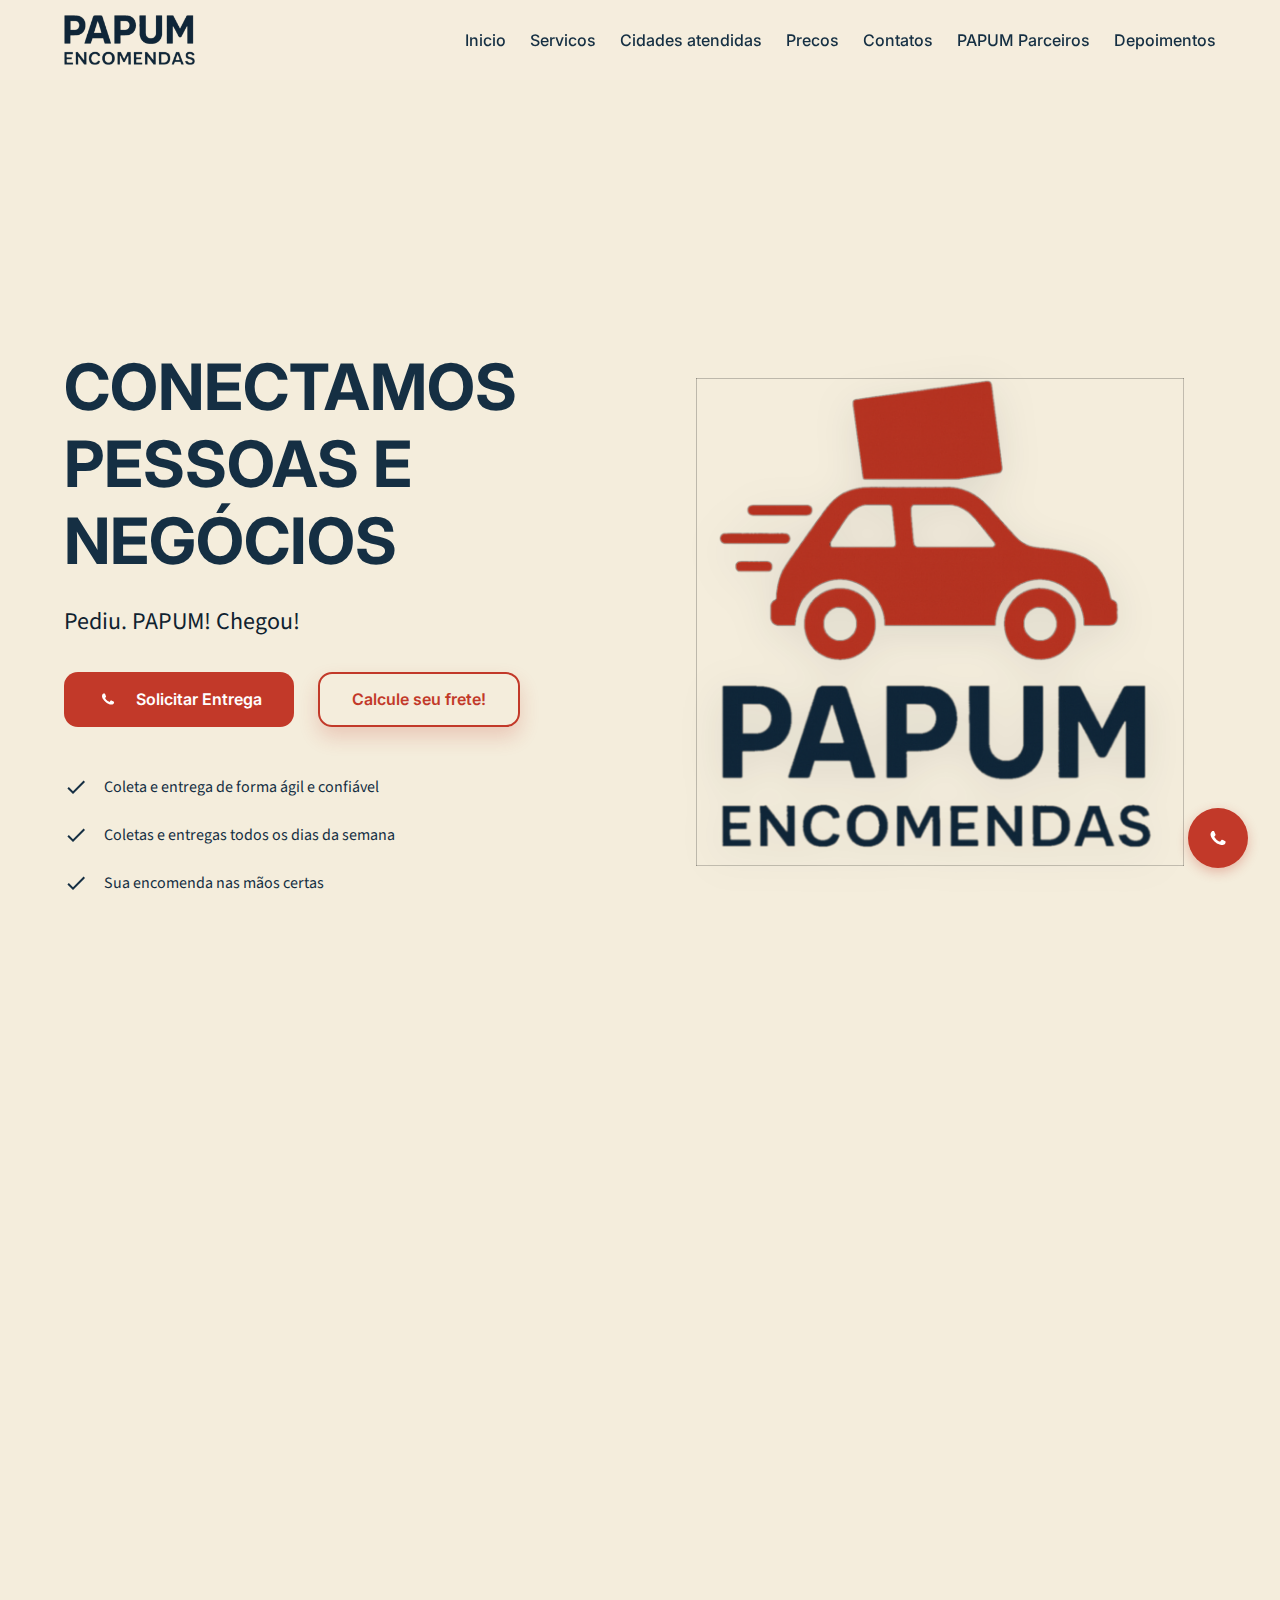
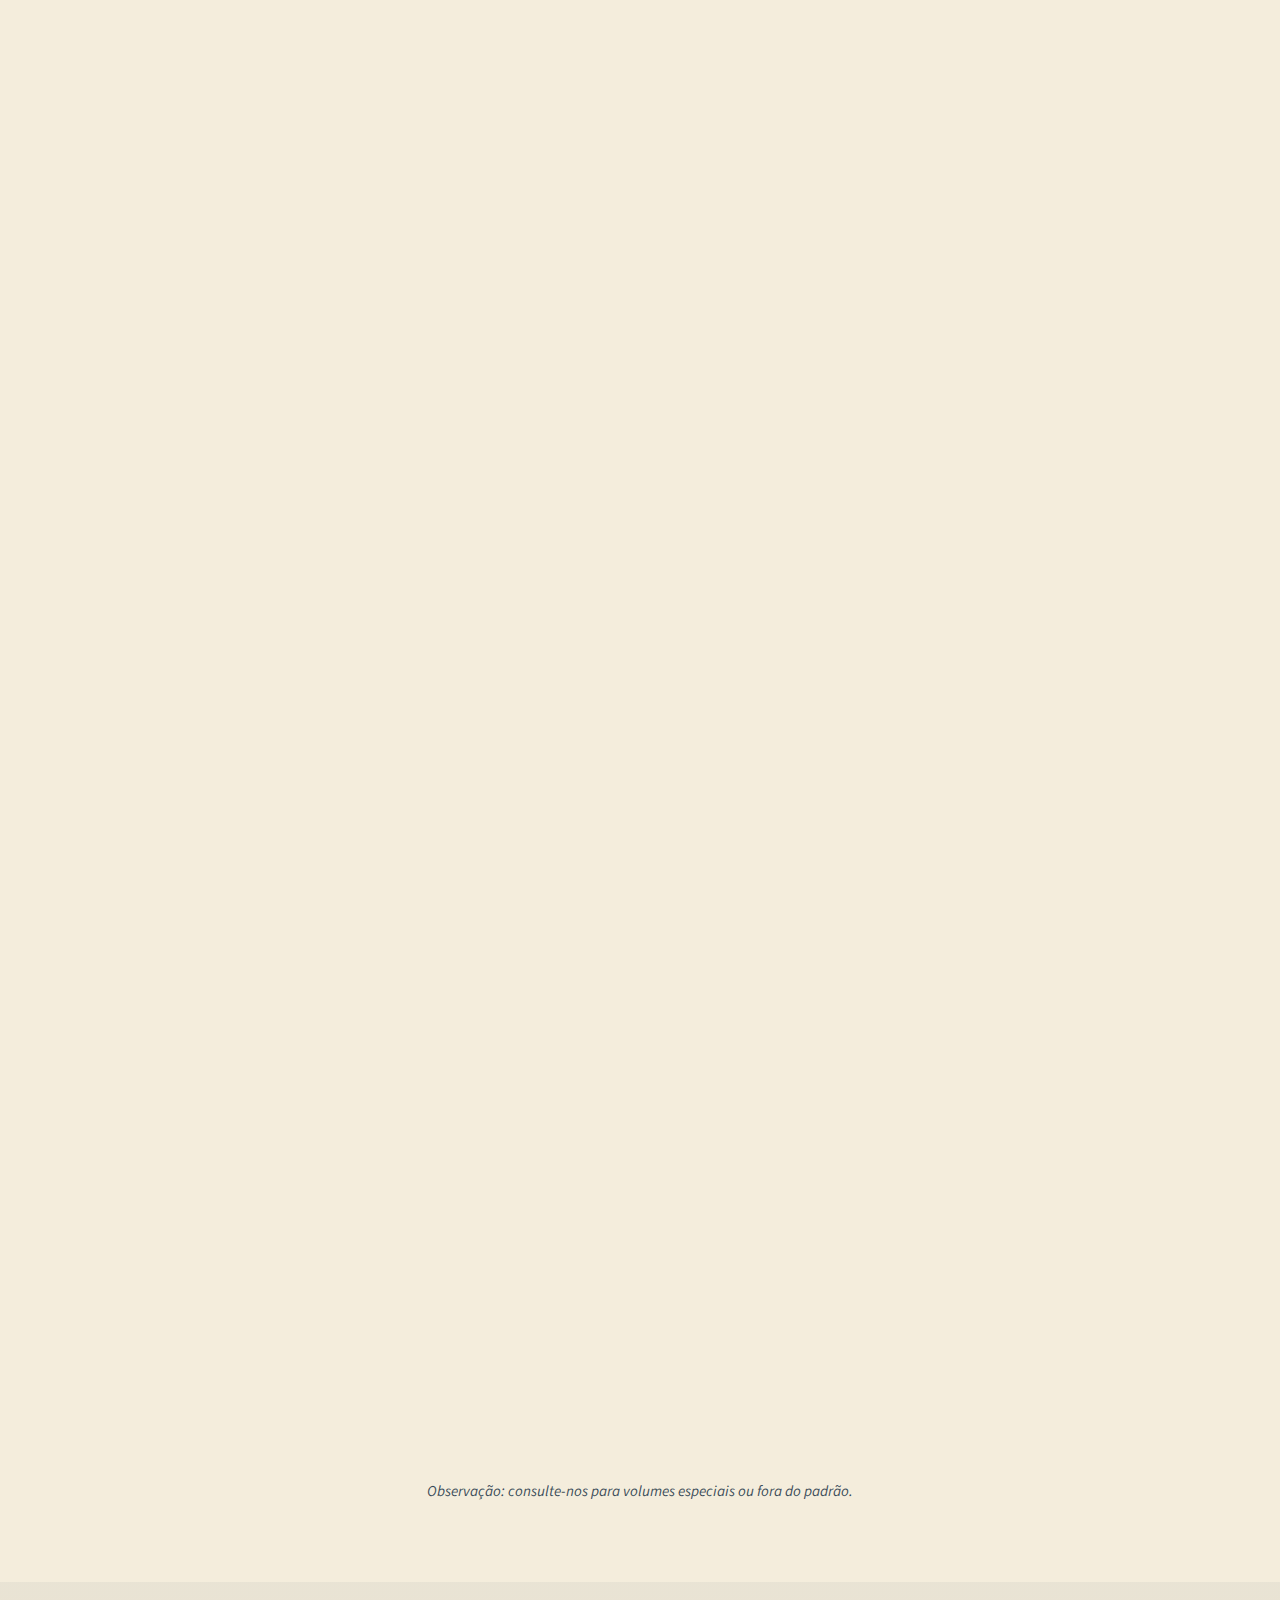
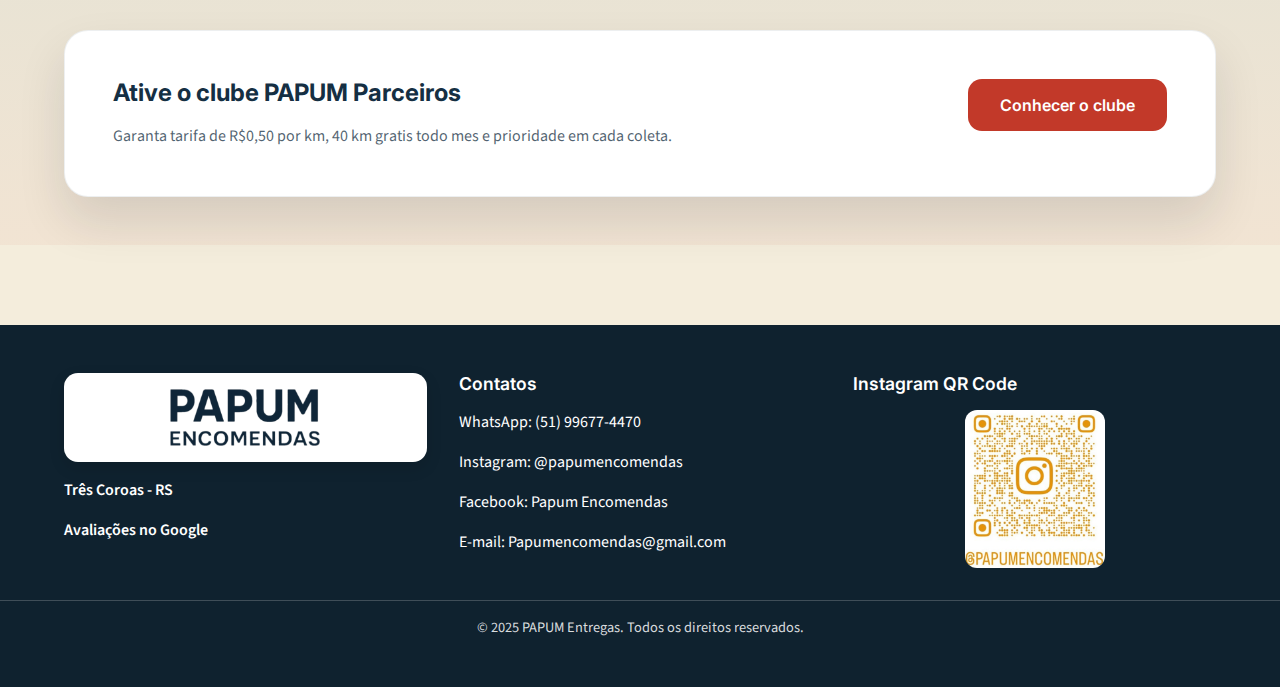
<file: index.html>
<!DOCTYPE html>
<html lang="pt-BR">
<head>
    <meta charset="UTF-8">
    <meta name="viewport" content="width=device-width, initial-scale=1.0">
    <title>PAPUM Entregas — Agilidade & Confiança em Encomendas</title>
    <meta name="description" content="Coleta rápida, cotação pelo WhatsApp e entrega confirmada por foto. Atendemos Vale do Paranhana, Vale dos Sinos e Região Metropolitana de Porto Alegre. Fale agora!">
    
    <!-- Region Keywords -->
    <meta name="keywords" content="entregas rápidas, delivery, Vale do Paranhana, Vale dos Sinos, Região Metropolitana, Porto Alegre, Taquara, Igrejinha, Três Coroas, Parobé, Rolante, Riozinho, Novo Hamburgo, São Leopoldo, Campo Bom, Sapiranga, Canoas, Gravataí, Cachoeirinha, Alvorada, Viamão">
    
    <!-- Location Schema -->
    <script type="application/ld+json">
    {
        "@context": "https://schema.org",
        "@type": "LocalBusiness",
        "name": "PAPUM Entregas",
        "image": "assets/logo_flat.png",
        "description": "Serviço de entregas rápidas atendendo Vale do Paranhana, Vale dos Sinos e Região Metropolitana de Porto Alegre",
        "telephone": "+55 51 99677-4470",
        "url": "https://papum.com.br",
        "areaServed": [
            {
                "@type": "Place",
                "name": "Vale do Paranhana",
                "containsPlace": [
                    { "@type": "City", "name": "Taquara" },
                    { "@type": "City", "name": "Igrejinha" },
                    { "@type": "City", "name": "Três Coroas" },
                    { "@type": "City", "name": "Parobé" },
                    { "@type": "City", "name": "Rolante" },
                    { "@type": "City", "name": "Riozinho" }
                ]
            },
            {
                "@type": "Place",
                "name": "Vale dos Sinos",
                "containsPlace": [
                    { "@type": "City", "name": "Novo Hamburgo" },
                    { "@type": "City", "name": "São Leopoldo" },
                    { "@type": "City", "name": "Campo Bom" },
                    { "@type": "City", "name": "Sapiranga" }
                ]
            },
            {
                "@type": "Place",
                "name": "Região Metropolitana de Porto Alegre",
                "containsPlace": [
                    { "@type": "City", "name": "Porto Alegre" },
                    { "@type": "City", "name": "Canoas" },
                    { "@type": "City", "name": "Gravataí" },
                    { "@type": "City", "name": "Cachoeirinha" },
                    { "@type": "City", "name": "Alvorada" },
                    { "@type": "City", "name": "Viamão" }
                ]
            }
        ]
    }
    </script>
    
    <!-- Fonts -->
    <link rel="preconnect" href="https://fonts.googleapis.com">
    <link rel="preconnect" href="https://fonts.gstatic.com" crossorigin>
    <link href="https://fonts.googleapis.com/css2?family=Inter:wght@400;600;700&family=Source+Sans+3:wght@400;600&display=swap" rel="stylesheet">
    
    <!-- CSS -->
    <link rel="stylesheet" href="css/style.css">

    <!-- Open Graph -->
    <meta property="og:title" content="PAPUM Entregas — Agilidade & Confiança em Encomendas">
    <meta property="og:description" content="Coleta rápida, cotação pelo WhatsApp e entrega confirmada por foto. Atendemos RS e região. Fale agora!">
    <meta property="og:image" content="assets/og-image.jpg">
    <meta property="og:type" content="website">
</head>
<body class="home-page">
    <!-- Header -->
    <header class="header">
        <div class="container header-container">
            <a href="#" class="logo">
                <img src="assets/logo_flat.png" alt="PAPUM Entregas" width="120" height="40">
            </a>
            
            <button class="menu-toggle" aria-label="Abrir menu" aria-expanded="false">
                <span></span>
                <span></span>
                <span></span>
            </button>

            <nav class="nav">
                                <ul class="nav-list">
                    <li><a href="#inicio" class="nav-link">Inicio</a></li>
                    <li><a href="#servicos" class="nav-link">Servicos</a></li>
                    <li><a href="#cidades-atendidas" class="nav-link">Cidades atendidas</a></li>
                    <li><a href="#precos" class="nav-link">Precos</a></li>
                    <li><a href="#contatos" class="nav-link">Contatos</a></li>
                    <li><a href="parceiros.html" class="nav-link">PAPUM Parceiros</a></li>
                    <li><a href="https://www.google.com/maps/place/Papum+Encomendas/@-29.8614882,-50.9995105,10z/data=!4m8!3m7!1s0xe4e4b378f0c1eb5:0x33f325c06c66bec5!8m2!3d-29.8614882!4d-50.9995104!9m1!1b1!16s%2Fg%2F11y02fbm0q?entry=ttu&g_ep=EgoyMDI1MDkyOC4wIKXMDSoASAFQAw%3D%3D" target="_blank" class="nav-link">Depoimentos</a></li>
                </ul>
            </nav>
        </div>
    </header>

    <main>
        <!-- Hero Section -->
        <section id="inicio" class="hero">
            <div class="container hero-container">
                <div class="hero-content animate-on-scroll">
                    <h1 class="hero-title">CONECTAMOS PESSOAS E NEGÓCIOS</h1>
                    <p class="hero-subtitle">Pediu. PAPUM! Chegou!</p>
                    <div class="hero-cta">
                        <a href="solicitar.html" class="btn btn-primary">
                            <svg class="icon" viewBox="0 0 24 24" width="24" height="24">
                                <path fill="currentColor" d="M17.472 14.382c-.297-.149-1.758-.867-2.03-.967-.273-.099-.471-.148-.67.15-.197.297-.767.966-.94 1.164-.173.199-.347.223-.644.075-.297-.15-1.255-.463-2.39-1.475-.883-.788-1.48-1.761-1.653-2.059-.173-.297-.018-.458.13-.606.134-.133.298-.347.446-.52.149-.174.198-.298.298-.497.099-.198.05-.371-.025-.52-.075-.149-.669-1.612-.916-2.207-.242-.579-.487-.5-.669-.51-.173-.008-.371-.01-.57-.01-.198 0-.52.074-.792.372-.272.297-1.04 1.016-1.04 2.479 0 1.462 1.065 2.875 1.213 3.074.149.198 2.096 3.2 5.077 4.487.709.306 1.262.489 1.694.625.712.227 1.36.195 1.871.118.571-.085 1.758-.719 2.006-1.413.248-.694.248-1.289.173-1.413-.074-.124-.272-.198-.57-.347z"/>
                            </svg>
                            Solicitar Entrega
                        </a>
                        <a href="calculadora.html" class="btn btn-outline">Calcule seu frete!</a>
                    </div>
                    <div class="hero-features">
                        <div class="feature">
                            <svg class="feature-icon" viewBox="0 0 24 24">
                                <path fill="currentColor" d="M9 16.17L4.83 12l-1.42 1.41L9 19 21 7l-1.41-1.41z"/>
                            </svg>
                            <span>Coleta e entrega de forma ágil e confiável</span>
                        </div>
                        <div class="feature">
                            <svg class="feature-icon" viewBox="0 0 24 24">
                                <path fill="currentColor" d="M9 16.17L4.83 12l-1.42 1.41L9 19 21 7l-1.41-1.41z"/>
                            </svg>
                            <span>Coletas e entregas todos os dias da semana</span>
                        </div>
                        <div class="feature">
                            <svg class="feature-icon" viewBox="0 0 24 24">
                                <path fill="currentColor" d="M9 16.17L4.83 12l-1.42 1.41L9 19 21 7l-1.41-1.41z"/>
                            </svg>
                            <span>Sua encomenda nas mãos certas</span>
                        </div>
                    </div>
                </div>
                <div class="hero-image animate-on-scroll">
                    <img src="assets/Papum_Logo_vazado.png" alt="Entrega PAPUM" width="600" height="400" class="hero-logo">
                </div>
            </div>
        </section>

        <!-- Services Section -->
        <section id="servicos" class="section">
            <div class="container">
                <h2 class="section-title animate-on-scroll">Nossos Serviços</h2>
                <div class="services-grid">
                    <!-- Entrega Expressa -->
                    <div class="service-card animate-on-scroll">
                        <div class="service-icon">
                            <svg viewBox="0 0 24 24">
                                <path fill="currentColor" d="M19 7h-3V6c0-1.1-.9-2-2-2H10C8.9 4 8 4.9 8 6v1H5c-1.1 0-2 .9-2 2v9c0 1.1.9 2 2 2h14c1.1 0 2-.9 2-2V9c0-1.1-.9-2-2-2zm-9-1h4v1h-4V6zm8 11H6c-.55 0-1-.45-1-1v-5h2v1h2v-1h6v1h2v-1h2v5c0 .55-.45 1-1 1z"/>
                            </svg>
                        </div>
                        <h3 class="service-title">PAPUM EXPRESS</h3>
                        <p class="service-description">Para pedidos de coleta/entrega de última hora com horários flexíveis. Consulte disponibilidade de horários e valores.</p>
                        <a href="https://wa.me/5551996774470?text=Olá%20PAPUM!%20Preciso%20de%20uma%20entrega%20expressa." class="service-link">
                            <svg class="icon" viewBox="0 0 24 24" width="20" height="20">
                                <path fill="currentColor" d="M17.472 14.382c-.297-.149-1.758-.867-2.03-.967-.273-.099-.471-.148-.67.15-.197.297-.767.966-.94 1.164-.173.199-.347.223-.644.075-.297-.15-1.255-.463-2.39-1.475-.883-.788-1.48-1.761-1.653-2.059-.173-.297-.018-.458.13-.606.134-.133.298-.347.446-.52.149-.174.198-.298.298-.497.099-.198.05-.371-.025-.52-.075-.149-.669-1.612-.916-2.207-.242-.579-.487-.5-.669-.51-.173-.008-.371-.01-.57-.01-.198 0-.52.074-.792.372-.272.297-1.04 1.016-1.04 2.479 0 1.462 1.065 2.875 1.213 3.074.149.198 2.096 3.2 5.077 4.487.709.306 1.262.489 1.694.625.712.227 1.36.195 1.871.118.571-.085 1.758-.719 2.006-1.413.248-.694.248-1.289.173-1.413-.074-.124-.272-.198-.57-.347z"/>
                            </svg>
                            Falar no WhatsApp
                        </a>
                    </div>
                    
                    <!-- Entrega Programada -->
                    <div class="service-card animate-on-scroll">
                        <div class="service-icon">
                            <svg viewBox="0 0 24 24">
                                <path fill="currentColor" d="M19 3h-1V1h-2v2H8V1H6v2H5c-1.1 0-2 .9-2 2v14c0 1.1.9 2 2 2h14c1.1 0 2-.9 2-2V5c0-1.1-.9-2-2-2zm0 16H5V9h14v10zM5 7V5h14v2H5zm2 4h10v2H7zm0 4h7v2H7z"/>
                            </svg>
                        </div>
                        <h3 class="service-title">PAPUM PROGRAMADO</h3>
                        <p class="service-description">Serviço de coleta agendada de segunda a sexta, com rota diária de Três Coroas a Porto Alegre.</p>
                        <a href="https://wa.me/5551996774470?text=Olá%20PAPUM!%20Quero%20informações%20sobre%20entregas%20programadas." class="service-link">
                            <svg class="icon" viewBox="0 0 24 24" width="20" height="20">
                                <path fill="currentColor" d="M17.472 14.382c-.297-.149-1.758-.867-2.03-.967-.273-.099-.471-.148-.67.15-.197.297-.767.966-.94 1.164-.173.199-.347.223-.644.075-.297-.15-1.255-.463-2.39-1.475-.883-.788-1.48-1.761-1.653-2.059-.173-.297-.018-.458.13-.606.134-.133.298-.347.446-.52.149-.174.198-.298.298-.497.099-.198.05-.371-.025-.52-.075-.149-.669-1.612-.916-2.207-.242-.579-.487-.5-.669-.51-.173-.008-.371-.01-.57-.01-.198 0-.52.074-.792.372-.272.297-1.04 1.016-1.04 2.479 0 1.462 1.065 2.875 1.213 3.074.149.198 2.096 3.2 5.077 4.487.709.306 1.262.489 1.694.625.712.227 1.36.195 1.871.118.571-.085 1.758-.719 2.006-1.413.248-.694.248-1.289.173-1.413-.074-.124-.272-.198-.57-.347z"/>
                            </svg>
                            Falar no WhatsApp
                        </a>
                    </div>
                    

                </div>
            </div>
        </section>

        <!-- Cidades Atendidas Section -->
        <section id="cidades-atendidas" class="section">
            <div class="container">
                <h2 class="section-title animate-on-scroll">CIDADES ATENDIDAS</h2>
                <div class="coverage-grid">
                    <div class="coverage-list animate-on-scroll">
                        <ul>
                            <li>Três Coroas</li>
                            <li>Igrejinha</li>
                            <li>Taquara</li>
                            <li>Parobé</li>
                            <li>Nova Hartz</li>
                            <li>Araricá</li>
                            <li>Sapiranga</li>
                            <li>Campo Bom</li>
                            <li>Estância Velha</li>
                            <li>Novo Hamburgo</li>
                            <li>São Leopoldo</li>
                            <li>Sapucaia do Sul</li>
                            <li>Canoas</li>
                            <li>Porto Alegre</li>
                        </ul>
                    </div>
                </div>
            </div>
        </section>

        <!-- Preços Section -->
        <section id="precos" class="section">
            <div class="container">
                <h2 class="section-title animate-on-scroll">Tabela de Preços</h2>
                <div class="pricing-table animate-on-scroll">
                    <div class="pricing-grid">
                        <div class="pricing-item">
                            <h3>0 a 50 km</h3>
                            <p class="price">R$ 1,00/km</p>
                        </div>
                        <div class="pricing-item">
                            <h3>50 a 150 km</h3>
                            <p class="price">R$ 0,90/km</p>
                        </div>
                        <div class="pricing-item">
                            <h3>150 a 250 km</h3>
                            <p class="price">R$ 0,80/km</p>
                        </div>
                        <div class="pricing-item">
                            <h3>250 a 350 km</h3>
                            <p class="price">R$ 0,70/km</p>
                        </div>
                        <div class="pricing-item">
                            <h3>350 a 450 km</h3>
                            <p class="price">R$ 0,60/km</p>
                        </div>
                        <div class="pricing-item">
                            <h3>450+ km</h3>
                            <p class="price">R$ 0,50/km</p>
                        </div>
                    </div>
                </div>
            </div>
        </section>

        <!-- Tabela de Padrões de Encomendas -->
        <section class="section" id="padroes-encomendas">
            <div class="container">
                <h2 class="section-title animate-on-scroll">Tabela de Padrões de Encomendas</h2>
                <div class="standards-table-wrapper animate-on-scroll">
                    <table class="standards-table" aria-describedby="observacao-padroes">
                        <thead>
                            <tr>
                                <th scope="col">Categoria</th>
                                <th scope="col">Exemplos</th>
                                <th scope="col">Dimensões Máximas</th>
                                <th scope="col">Peso Máximo</th>
                            </tr>
                        </thead>
                        <tbody>
                            <tr>
                                <th scope="row">Envelope</th>
                                <td>Documentos, papéis, cartões</td>
                                <td>até 25 × 35 cm</td>
                                <td>até 500 g</td>
                            </tr>
                            <tr>
                                <th scope="row">Pacote Médio</th>
                                <td>Roupas, eletrônicos pequenos</td>
                                <td>até 35 × 35 × 25 cm</td>
                                <td>até 5 kg</td>
                            </tr>
                            <tr>
                                <th scope="row">Caixa Grande</th>
                                <td>Equipamentos, múltiplos itens</td>
                                <td>até 45 × 35 × 35 cm</td>
                                <td>até 12 kg</td>
                            </tr>
                        </tbody>
                    </table>
                </div>
                <p id="observacao-padroes" class="standards-note">Observação: consulte-nos para volumes especiais ou fora do padrão.</p>
            </div>
        </section>

            <section class="section partners-promo">
    <div class="container">
        <div class="partners-promo-card">
            <div class="partners-promo-copy">
                <h2>Ative o clube PAPUM Parceiros</h2>
                <p>Garanta tarifa de R$0,50 por km, 40 km gratis todo mes e prioridade em cada coleta.</p>
            </div>
            <a href="parceiros.html" class="btn btn-primary partners-promo-btn">Conhecer o clube</a>
        </div>
    </div>
</section>
</main>

    <footer class="footer" id="contatos">
        <div class="container footer-container">
            <div class="footer-column footer-brand">
                <div class="footer-logo-wrapper">
                    <img src="assets/logo_flat.png" alt="PAPUM Entregas" width="150" height="50">
                </div>
                <p class="footer-location">Três Coroas - RS</p>
                <a class="footer-review" href="https://g.page/r/CcW-ZmzAJfMzEAE/review" target="_blank" rel="noopener">Avaliações no Google</a>
            </div>
            <div class="footer-column footer-contacts">
                <h3 class="footer-title">Contatos</h3>
                <ul class="footer-list">
                    <li><a href="https://wa.me/5551996774470" target="_blank" rel="noopener">WhatsApp: (51) 99677-4470</a></li>
                    <li><a href="https://www.instagram.com/papumencomendas?utm_source=ig_web_button_share_sheet&amp;igsh=c3ZvOTFjNTNyaTM1" target="_blank" rel="noopener">Instagram: @papumencomendas</a></li>
                    <li><a href="https://www.facebook.com/share/172uvFdACY/?mibextid=wwXIfr" target="_blank" rel="noopener">Facebook: Papum Encomendas</a></li>
                    <li><a href="mailto:Papumencomendas@gmail.com">E-mail: Papumencomendas@gmail.com</a></li>
                </ul>
            </div>
            <div class="footer-column footer-code">
                <h3 class="footer-title">Instagram QR Code</h3>
                <div class="footer-qr-wrapper">
                    <img src="assets/instagran.jpg" alt="QR Code do Instagram PAPUM Encomendas" width="140" height="140">
                </div>
            </div>
        </div>
        <div class="footer-bottom">
            <p>&copy; 2025 PAPUM Entregas. Todos os direitos reservados.</p>
        </div>
    </footer>



    <!-- WhatsApp Fixed Button -->
    <a href="https://wa.me/5551996774470?text=Olá%20PAPUM!%20Quero%20uma%20cotação." class="whatsapp-button" aria-label="Chamar no WhatsApp">
        <svg viewBox="0 0 24 24" width="30" height="30">
            <path fill="currentColor" d="M17.472 14.382c-.297-.149-1.758-.867-2.03-.967-.273-.099-.471-.148-.67.15-.197.297-.767.966-.94 1.164-.173.199-.347.223-.644.075-.297-.15-1.255-.463-2.39-1.475-.883-.788-1.48-1.761-1.653-2.059-.173-.297-.018-.458.13-.606.134-.133.298-.347.446-.52.149-.174.198-.298.298-.497.099-.198.05-.371-.025-.52-.075-.149-.669-1.612-.916-2.207-.242-.579-.487-.5-.669-.51-.173-.008-.371-.01-.57-.01-.198 0-.52.074-.792.372-.272.297-1.04 1.016-1.04 2.479 0 1.462 1.065 2.875 1.213 3.074.149.198 2.096 3.2 5.077 4.487.709.306 1.262.489 1.694.625.712.227 1.36.195 1.871.118.571-.085 1.758-.719 2.006-1.413.248-.694.248-1.289.173-1.413-.074-.124-.272-.198-.57-.347z"/>
        </svg>
    </a>

    <script src="js/main.js"></script>
</body>
</html>
</file>
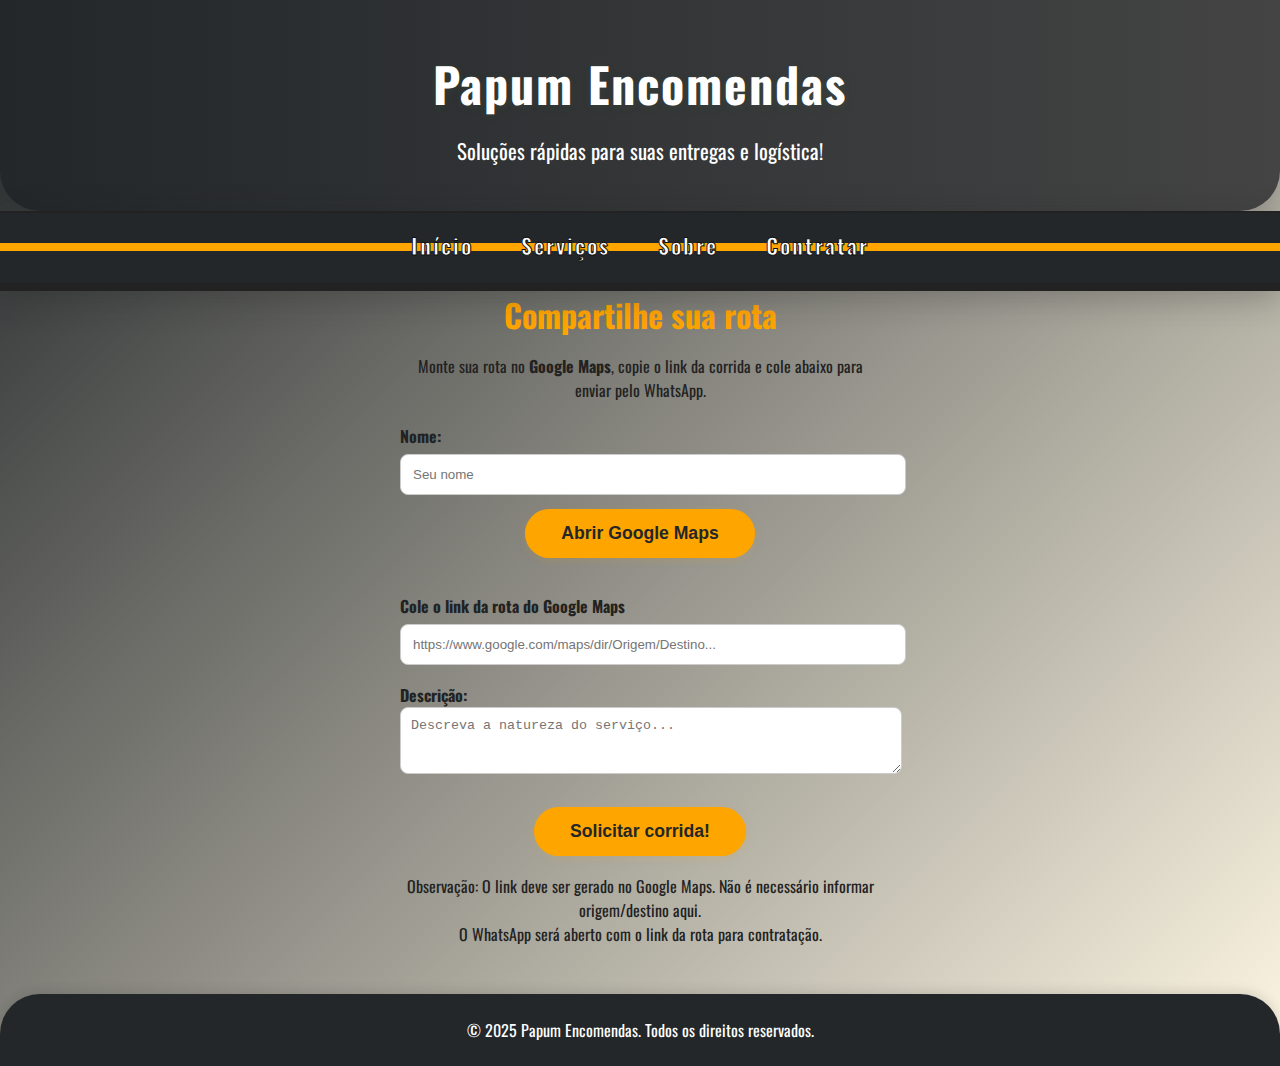
<file: app.html>
<!DOCTYPE html>
<html lang="pt-BR">
<head>
  <meta charset="UTF-8" />
  <meta name="viewport" content="width=device-width, initial-scale=1.0"/>
  <title>Papum Encomendas — Rota pelo WhatsApp</title>
  <link href="https://fonts.googleapis.com/css?family=Oswald:700&display=swap" rel="stylesheet">
  <link rel="stylesheet" href="style.css">
</head>
<body>
  <script>
    // Exibe campo de horas se checkbox for marcado
    const precisoEspere = document.getElementById('precisoEspere');
    const campoHoras = document.getElementById('campoHoras');
    precisoEspere.addEventListener('change', function() {
      document.getElementById('horas').disabled = !this.checked;
    });
    function updateMenuBottom() {
      const nav = document.querySelector('nav');
      if (nav) {
        const rect = nav.getBoundingClientRect();
        document.documentElement.style.setProperty('--menu-bottom', (rect.bottom + window.scrollY) + 'px');
      }
    }
    window.addEventListener('resize', updateMenuBottom);
    window.addEventListener('DOMContentLoaded', updateMenuBottom);
    window.addEventListener('scroll', updateMenuBottom);
  </script>
  <div id="car-wheel-animation" style="display:none">
    <img src="images/roda.png" alt="Roda de carro girando">
  </div>
  <script>
    function animateWheel() {
      const wheel = document.getElementById('car-wheel-animation');
      const nav = document.querySelector('nav');
      if (wheel && nav) {
        const rect = nav.getBoundingClientRect();
        wheel.style.top = (rect.top + window.scrollY - 50) + 'px';
        wheel.style.display = 'block';
        wheel.style.opacity = '1';
        wheel.style.animation = 'wheel-move 2.2s cubic-bezier(.77,.2,.18,1) forwards';
        setTimeout(() => {
          wheel.style.opacity = '0';
          setTimeout(() => { wheel.style.display = 'none'; }, 600);
        }, 2200);
      }
    }
    window.addEventListener('DOMContentLoaded', animateWheel);
    window.addEventListener('resize', animateWheel);
  </script>
  <header>
    <h1>Papum Encomendas</h1>
    <p>Soluções rápidas para suas entregas e logística!</p>
  </header>
  <nav>
  <a href="index.html">Início</a>
  <a href="#servicos">Serviços</a>
  <a href="#sobre">Sobre</a>
  <a href="app.html">Contratar</a>
  </nav>

  <main>
    <div style="max-width:480px;margin:0 auto;text-align:center;">
      <h2 style="color:#FFA500;font-family:'Oswald',Arial,sans-serif;margin-bottom:10px;">Compartilhe sua rota</h2>
      <p class="hint" style="margin-bottom:22px;">Monte sua rota no <b>Google Maps</b>, copie o link da corrida e cole abaixo para enviar pelo WhatsApp.</p>
      <div style="margin-bottom:14px;text-align:left;">
        <label for="nome" style="font-weight:700;">Nome:</label>
        <input id="nome" type="text" placeholder="Seu nome" style="width:100%;padding:12px;border-radius:8px;border:1px solid #ccc;margin-top:6px;">
      </div>
      <button onclick="window.open('https://www.google.com/maps/dir/', '_blank')" style="background:#FFA500;color:#23272a;border:none;border-radius:30px;padding:14px 36px;font-size:1.1rem;font-weight:bold;box-shadow:0 2px 8px rgba(255,165,0,0.15);margin-bottom:18px;cursor:pointer;">Abrir Google Maps</button>
      <div style="margin:18px 0 8px 0;text-align:left;">
        <label for="url" style="font-weight:700;">Cole o link da rota do Google Maps</label>
        <input id="url" type="url" placeholder="https://www.google.com/maps/dir/Origem/Destino..." style="width:100%;padding:12px;border-radius:8px;border:1px solid #ccc;margin-top:6px;">
      </div>
      <div class="preview" id="preview" style="display:none;text-align:left;margin-bottom:18px;"></div>
  <!-- Campo WhatsApp removido, número fixo -->
      <div style="margin-top:18px;text-align:left;">
        <label for="descricao" style="font-weight:700;">Descrição:</label>
        <textarea id="descricao" rows="3" placeholder="Descreva a natureza do serviço..." style="width:100%;padding:10px;border-radius:8px;border:1px solid #ccc;margin-bottom:10px;"></textarea>
  <!-- Adicionais removidos -->
      </div>
      <button id="btnWhats" style="background:#FFA500;color:#23272a;border:none;border-radius:30px;padding:14px 36px;font-size:1.1rem;font-weight:bold;box-shadow:0 2px 8px rgba(255,165,0,0.15);margin-top:18px;cursor:pointer;">Solicitar corrida!</button>
      <p class="hint" style="margin-top:18px;">Observação: O link deve ser gerado no Google Maps. Não é necessário informar origem/destino aqui.<br>O WhatsApp será aberto com o link da rota para contratação.</p>
    </div>
  </main>

  <footer>&copy; 2025 Papum Encomendas. Todos os direitos reservados.</footer>

  <script>
    const $ = sel => document.querySelector(sel);
    const btnWhats = $('#btnWhats');
    function isValidMapsUrl(url) {
      // Aceita links do tipo https://www.google.com/maps/dir/...
      // e https://maps.app.goo.gl/...
      return /^https:\/\/(www\.)?google\.com\/maps\/dir\//.test(url) ||
             /^https:\/\/maps\.app\.goo\.gl\//.test(url);
    }
    $('#url').addEventListener('change', ()=>{
      const url = $('#url').value.trim();
      if(!url) return;
      if (!isValidMapsUrl(url)) {
        $('#preview').innerHTML = `<span style="color:#c00;font-weight:bold;">Link inválido! Use uma rota do Google Maps.</span>`;
        $('#preview').style.display = 'block';
        return;
      }
      $('#preview').innerHTML = `<strong>Rota:</strong> <a href="${url}" target="_blank">${url}</a>`;
      $('#preview').style.display = 'block';
    });
    btnWhats.addEventListener('click', ()=>{
      const url = $('#url').value.trim();
      const phone = '555198768525';
      const nome = $('#nome').value.trim();
      if(!url){ alert('Cole o link da rota do Google Maps primeiro.'); return; }
      if (!isValidMapsUrl(url)) {
        alert('O link inserido não é uma rota válida do Google Maps.');
        return;
      }
      let msg = `Olá, me chamo ${nome || '[não informado]'}! Gostaria de contratar uma entrega.`;
      const desc = $('#descricao').value.trim();
      msg += `\n\nDescrição:\n${desc ? ' ' + desc : ' [não informado]'}`;
      msg += `\n\nRota no Google Maps:\n\n${url}`;
      let adicionais = '';
      if (document.getElementById('precisoEspere').checked) {
        const horas = document.getElementById('horas').value.trim();
        if (!horas || isNaN(horas) || parseInt(horas) < 1) {
          alert('Informe o número de horas para espera.');
          return;
        }
        adicionais += `Preciso que o motorista espere por ${horas} hora(s).`;
      }
      msg += `\n\nAdicionais:\n${adicionais || '[nenhum]'}`;
      window.open(`https://wa.me/${phone}?text=${encodeURIComponent(msg)}`,'_blank');
    });
  </script>
</body>
</html>
</file>
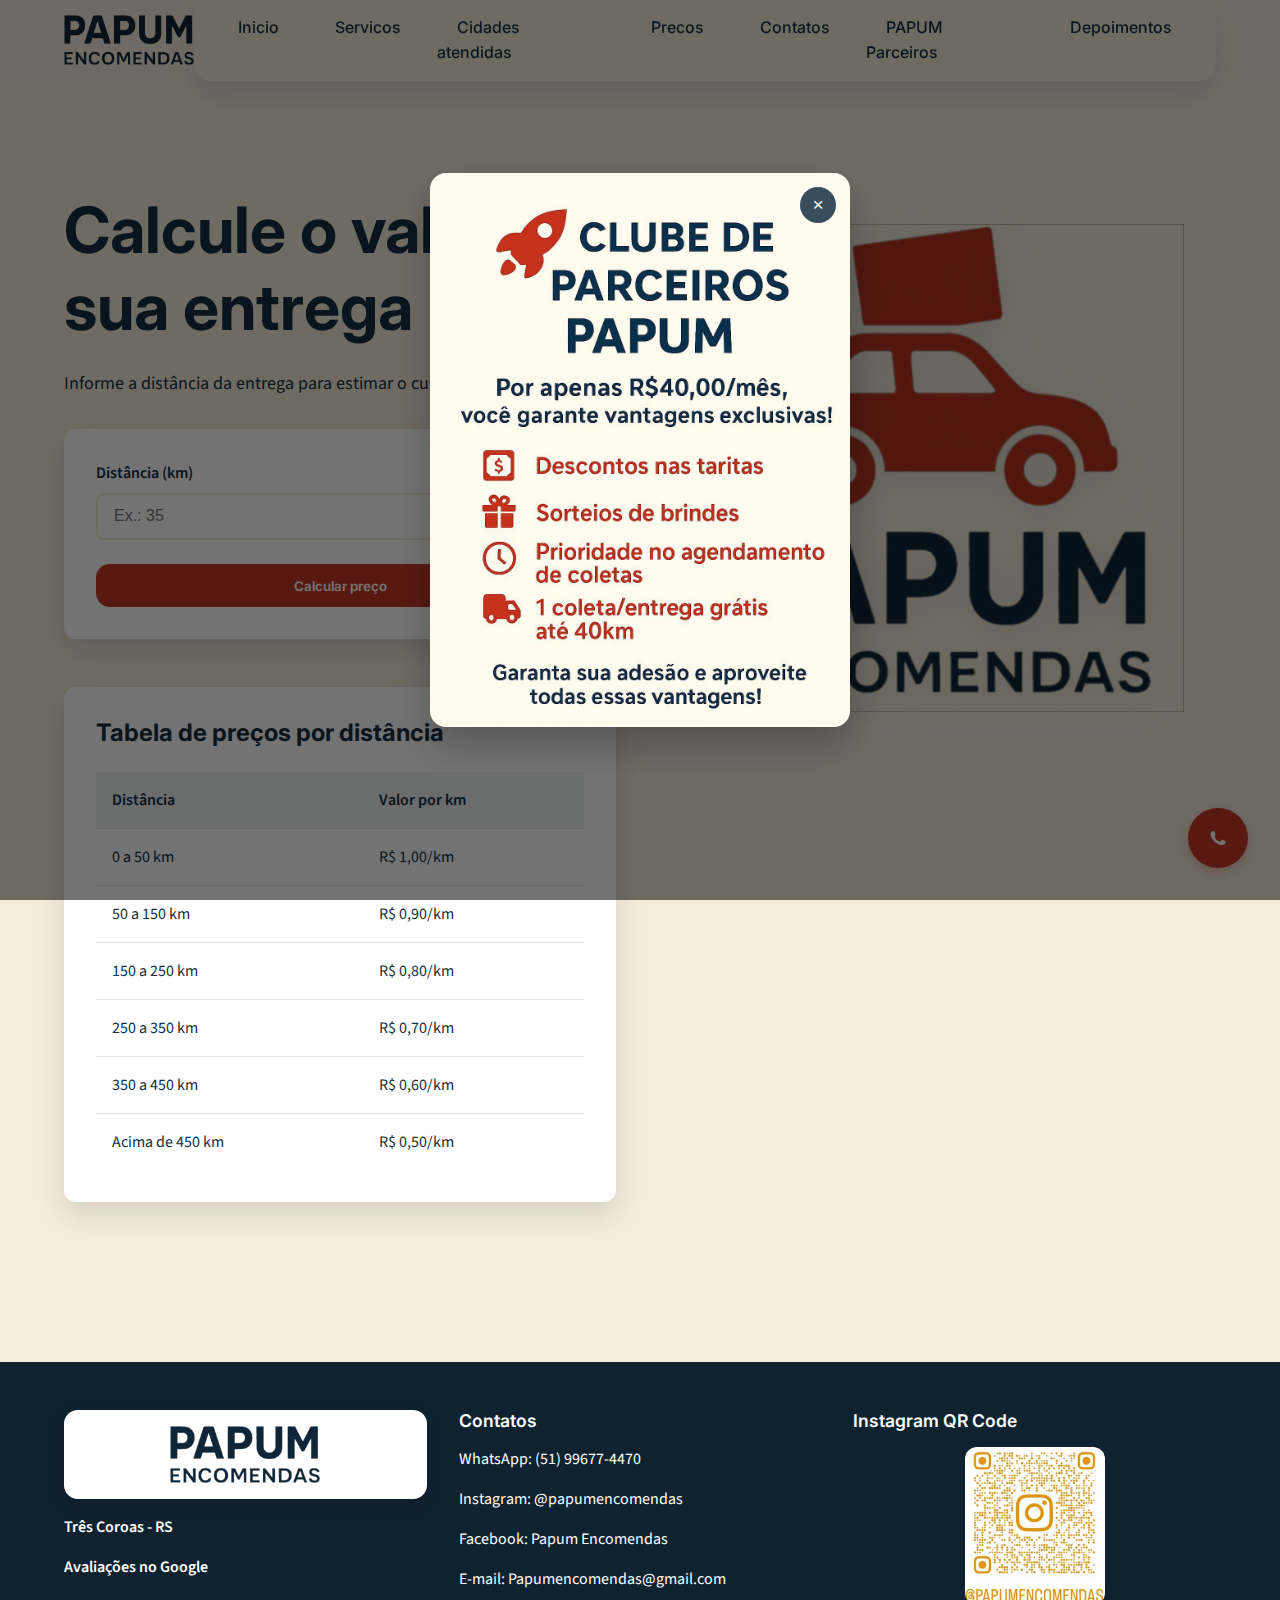
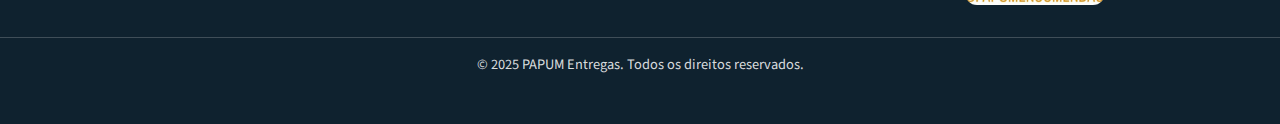
<file: calculadora.html>
<!DOCTYPE html>

<html lang="pt-BR">

<head>

    <meta charset="UTF-8">

    <meta name="viewport" content="width=device-width, initial-scale=1.0">

    <title>Calculadora de Preços - PAPUM Entregas</title>

    <meta name="description" content="Calcule rapidamente o valor das entregas PAPUM com base na distância em cidades como Taquara, Igrejinha, Porto Alegre, Canoas, Sapiranga e região metropolitana.">

    <meta name="keywords" content="entrega expressa, frete rápido, cálculo de entrega, Papum Entregas, Taquara, Igrejinha, Três Coroas, Porto Alegre, Canoas, Sapiranga">

    <meta property="og:title" content="Calculadora de Entregas PAPUM">

    <meta property="og:description" content="Descubra o valor estimado da sua entrega pelos municípios atendidos pela PAPUM Entregas.">

<link rel="preconnect" href="https://fonts.googleapis.com">

    <link rel="preconnect" href="https://fonts.gstatic.com" crossorigin>

    <link href="https://fonts.googleapis.com/css2?family=Inter:wght@400;600;700&family=Source+Sans+3:wght@400;600&display=swap" rel="stylesheet">
    <link rel="stylesheet" href="css/style.css">

    
</head>

<body class="home-page calculator-page">

    <header class="header">

        <div class="container header-container">

            <a href="index.html" class="logo">

                <img src="./assets/logo_flat.png" alt="PAPUM Entregas" width="120" height="40">

            </a>

            <button class="menu-toggle" type="button" aria-label="Abrir menu" aria-expanded="false">

                <span></span>

                <span></span>

                <span></span>

            </button>

            <nav class="nav" aria-label="Menu principal">

                                <ul class="nav-list">
                    <li><a class="nav-link" href="index.html#inicio">Inicio</a></li>
                    <li><a class="nav-link" href="index.html#servicos">Servicos</a></li>
                    <li><a class="nav-link" href="index.html#cidades-atendidas">Cidades atendidas</a></li>
                    <li><a class="nav-link" href="index.html#precos">Precos</a></li>
                    <li><a class="nav-link" href="index.html#contatos">Contatos</a></li>
                    <li><a class="nav-link" href="parceiros.html">PAPUM Parceiros</a></li>
                    <li><a class="nav-link" target="_blank" rel="noopener" href="https://www.google.com/maps/place/Papum+Encomendas/@-29.8614882,-50.9995105,10z/data=!4m8!3m7!1s0xe4e4b378f0c1eb5:0x33f325c06c66bec5!8m2!3d-29.8614882!4d-50.9995104!9m1!1b1!16s%2Fg%2F11y02fbm0q?entry=ttu">Depoimentos</a></li>
                </ul>

            </nav>

        </div>

    </header>



    <main>

        <section class="hero">

            <div class="container hero-container">

                <div class="hero-content animate-on-scroll">

                    <h1 class="hero-title">Calcule o valor da sua entrega</h1>

                    <p class="hero-subtitle">Informe a distância da entrega para estimar o custo.</p>



                    <div class="calculator-container">

                        <form id="priceCalculator" class="calculator-form">

                            <div class="input-group">

                                <label for="tripDistance">Distância (km)</label>

                                <input type="number" id="tripDistance" name="tripDistance" min="0" step="0.1" placeholder="Ex.: 35" required>

                            </div>

                            <button type="submit" class="btn btn-primary">Calcular preço</button>

                        </form>

                        <div id="result" class="calculator-result" aria-live="polite"></div>

                    </div>



                    <div class="price-table">

                        <h2>Tabela de preços por distância</h2>

                        <table>

                            <thead>

                                <tr>

                                    <th>Distância</th>

                                    <th>Valor por km</th>

                                </tr>

                            </thead>

                            <tbody>

                                <tr>

                                    <td>0 a 50 km</td>

                                    <td>R$ 1,00/km</td>

                                </tr>

                                <tr>

                                    <td>50 a 150 km</td>

                                    <td>R$ 0,90/km</td>

                                </tr>

                                <tr>

                                    <td>150 a 250 km</td>

                                    <td>R$ 0,80/km</td>

                                </tr>

                                <tr>

                                    <td>250 a 350 km</td>

                                    <td>R$ 0,70/km</td>

                                </tr>

                                <tr>

                                    <td>350 a 450 km</td>

                                    <td>R$ 0,60/km</td>

                                </tr>

                                <tr>

                                    <td>Acima de 450 km</td>

                                    <td>R$ 0,50/km</td>

                                </tr>

                            </tbody>

                        </table>

                    </div>

                </div>

                <div class="hero-image animate-on-scroll">

                    <img src="./assets/Papum_Logo_vazado.png" alt="Entrega PAPUM" width="600" height="400" class="hero-logo">

                </div>

            </div>

        </section>

    </main>

    <footer class="footer" id="contatos">
        <div class="container footer-container">
            <div class="footer-column footer-brand">
                <div class="footer-logo-wrapper">
                    <img src="assets/logo_flat.png" alt="PAPUM Entregas" width="150" height="50">
                </div>
                <p class="footer-location">Três Coroas - RS</p>
                <a class="footer-review" href="https://g.page/r/CcW-ZmzAJfMzEAE/review" target="_blank" rel="noopener">Avaliações no Google</a>
            </div>
            <div class="footer-column footer-contacts">
                <h3 class="footer-title">Contatos</h3>
                <ul class="footer-list">
                    <li><a href="https://wa.me/5551996774470" target="_blank" rel="noopener">WhatsApp: (51) 99677-4470</a></li>
                    <li><a href="https://www.instagram.com/papumencomendas?utm_source=ig_web_button_share_sheet&amp;igsh=c3ZvOTFjNTNyaTM1" target="_blank" rel="noopener">Instagram: @papumencomendas</a></li>
                    <li><a href="https://www.facebook.com/share/172uvFdACY/?mibextid=wwXIfr" target="_blank" rel="noopener">Facebook: Papum Encomendas</a></li>
                    <li><a href="mailto:Papumencomendas@gmail.com">E-mail: Papumencomendas@gmail.com</a></li>
                </ul>
            </div>
            <div class="footer-column footer-code">
                <h3 class="footer-title">Instagram QR Code</h3>
                <div class="footer-qr-wrapper">
                    <img src="assets/instagran.jpg" alt="QR Code do Instagram PAPUM Encomendas" width="140" height="140">
                </div>
            </div>
        </div>
        <div class="footer-bottom">
            <p>&copy; 2025 PAPUM Entregas. Todos os direitos reservados.</p>
        </div>
    </footer>






    <a class="whatsapp-button" href="https://wa.me/5551996774470?text=Ol%C3%A1%20PAPUM!%20Quero%20uma%20cota%C3%A7%C3%A3o." aria-label="Chamar no WhatsApp">

        <svg viewBox="0 0 24 24" width="30" height="30" role="img" aria-hidden="true">

            <path fill="currentColor" d="M17.472 14.382c-.297-.149-1.758-.867-2.03-.967-.273-.099-.471-.148-.67.15-.197.297-.767.966-.94 1.164-.173.199-.347.223-.644.075-.297-.15-1.255-.463-2.39-1.475-.883-.788-1.48-1.761-1.653-2.059-.173-.297-.018-.458.13-.606.134-.133.298-.347.446-.52.149-.174.198-.298.298-.497.099-.198.05-.371-.025-.52-.075-.149-.669-1.612-.916-2.207-.242-.579-.487-.5-.669-.51-.173-.008-.371-.01-.57-.01-.198 0-.52.074-.792.372-.272.297-1.04 1.016-1.04 2.479 0 1.462 1.065 2.875 1.213 3.074.149.198 2.096 3.2 5.077 4.487.709.306 1.262.489 1.694.625.712.227 1.36.195 1.871.118.571-.085 1.758-.719 2.006-1.413.248-.694.248-1.289.173-1.413-.074-.124-.272-.198-.57-.347z"></path>

        </svg>

    </a>



    <div class="affiliate-modal" aria-hidden="true" role="dialog" aria-label="Promoção PAPUM Parceiros">

        <div class="affiliate-modal__content">

            <button type="button" class="affiliate-modal__close" aria-label="Fechar anúncio">×</button>

            <img src="./assets/afiliados.jpg" alt="Oferta PAPUM Parceiros" class="affiliate-modal__image">

        </div>

    </div>



            <script>

        const menuToggle = document.querySelector('.menu-toggle');

        const nav = document.querySelector('.nav');

        const form = document.getElementById('priceCalculator');

        const resultDiv = document.getElementById('result');

        const affiliateModal = document.querySelector('.affiliate-modal');

        const affiliateModalClose = document.querySelector('.affiliate-modal__close');

        const currencyFormatter = new Intl.NumberFormat('pt-BR', { style: 'currency', currency: 'BRL' });



        if (menuToggle && nav) {

            menuToggle.addEventListener('click', () => {

                const isExpanded = menuToggle.getAttribute('aria-expanded') === 'true';

                menuToggle.setAttribute('aria-expanded', String(!isExpanded));

                nav.classList.toggle('active');

            });

        }



        if (form) {

            form.addEventListener('submit', (event) => {

                event.preventDefault();

                calculatePrice();

            });

        }



        if (affiliateModal) {

            affiliateModal.classList.add('is-active');

            affiliateModal.setAttribute('aria-hidden', 'false');



            affiliateModal.addEventListener('click', (event) => {

                if (event.target === affiliateModal) {

                    closeAffiliateModal();

                }

            });

        }



        if (affiliateModalClose) {

            affiliateModalClose.addEventListener('click', closeAffiliateModal);

        }



        document.addEventListener('keydown', (event) => {

            if (event.key === 'Escape') {

                closeAffiliateModal();

            }

        });



        function calculatePrice() {

            const tripDistance = parseFloat(document.getElementById('tripDistance').value);



            if (!isValidDistance(tripDistance)) {

                resultDiv.innerHTML = '<p class="error">Por favor, digite uma distância válida.</p>';

                resultDiv.classList.add('active');

                return;

            }



            const ratePerKm = getRateByDistance(tripDistance);

            const price = tripDistance * ratePerKm;

            const affiliateRate = getAffiliateRate(tripDistance);

            const affiliatePrice = getAffiliatePrice(tripDistance);



            resultDiv.innerHTML = `

                <p>Sua faixa de distância: <strong>${getRateDescription(tripDistance)}</strong></p>

                <p>Valor por km: <strong>${currencyFormatter.format(ratePerKm)}</strong></p>

                <p class="total">Valor estimado da entrega: <strong>${currencyFormatter.format(price)}</strong></p>

                <div class="affiliate-result">

                    <p class="affiliate-result__title">Comparativo PAPUM Parceiros</p>

                    <p>Valor por km: <strong>${currencyFormatter.format(affiliateRate)}</strong></p>

                    <p class="affiliate-total">Valor estimado da entrega: <strong>${currencyFormatter.format(affiliatePrice)}</strong></p>

                </div>

                <div class="result-actions">

                    <a class="btn btn-primary" href="solicitar.html">Solicitar Entrega</a>

                </div>

                <p class="small">*Valores estimados. Podem variar conforme volume, peso e condições de operação.</p>

            `;

            resultDiv.classList.add('active');

        }



        function isValidDistance(value) {

            return Number.isFinite(value) && value >= 0;

        }



        function getRateByDistance(distance) {

            if (distance <= 50) return 1.0;

            if (distance <= 150) return 0.9;

            if (distance <= 250) return 0.8;

            if (distance <= 350) return 0.7;

            if (distance <= 450) return 0.6;

            return 0.5;

        }



        function getRateDescription(distance) {

            if (distance <= 50) return '0 a 50 km';

            if (distance <= 150) return '50 a 150 km';

            if (distance <= 250) return '150 a 250 km';

            if (distance <= 350) return '250 a 350 km';

            if (distance <= 450) return '350 a 450 km';

            return 'Acima de 450 km';

        }



        function getAffiliateRate(distance) {

            return distance <= 40 ? 0 : 0.5;

        }



        function getAffiliatePrice(distance) {

            return distance <= 40 ? 0 : distance * 0.5;

        }



        function closeAffiliateModal() {

            if (!affiliateModal) return;

            affiliateModal.classList.remove('is-active');

            affiliateModal.setAttribute('aria-hidden', 'true');

        }

    </script>
    <script src="js/main.js"></script>
</body>

</html>
</file>
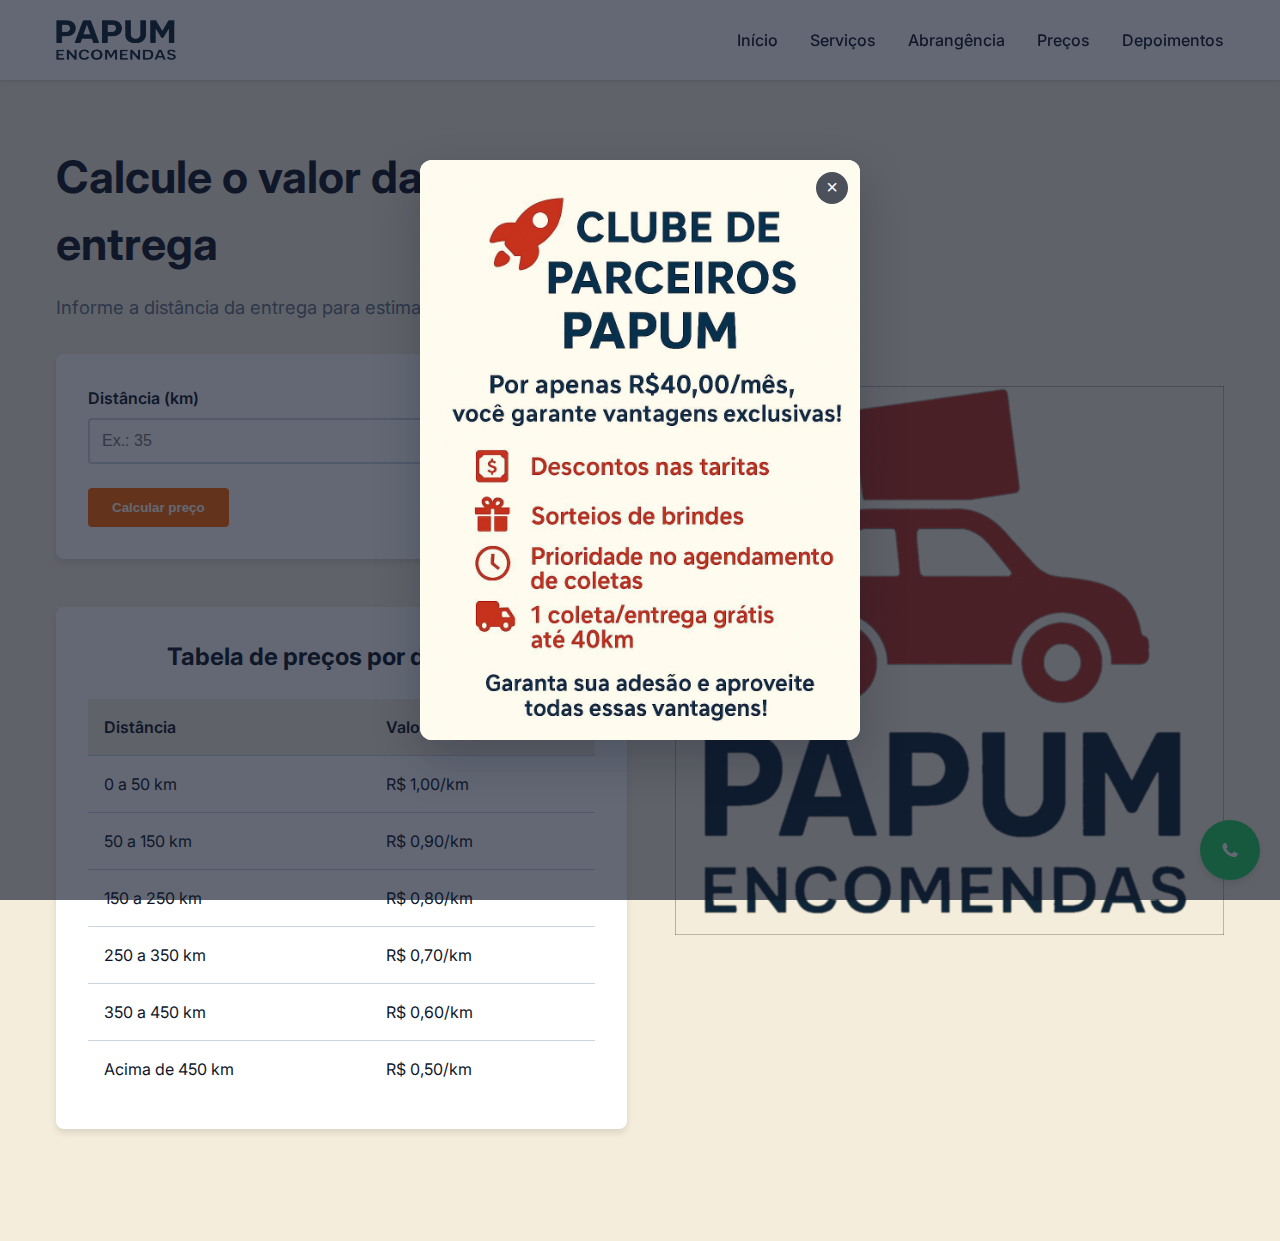
<file: Calculadora.html>
<!DOCTYPE html>
<html lang="pt-BR">
<head>
    <meta charset="UTF-8">
    <meta name="viewport" content="width=device-width, initial-scale=1.0">
    <title>Calculadora de Preços - PAPUM Entregas</title>
    <link rel="preconnect" href="https://fonts.googleapis.com">
    <link rel="preconnect" href="https://fonts.gstatic.com" crossorigin>
    <link href="https://fonts.googleapis.com/css2?family=Inter:wght@400;600;700&family=Source+Sans+3:wght@400;600&display=swap" rel="stylesheet">
    <style>
        :root {
            --color-primary: #FF6B00;
            --color-primary-dark: #CC5500;
            --color-secondary: #1E293B;
            --color-dark: #0F172A;
            --color-gray: #64748B;
            --color-gray-light: #CBD5E1;
            --color-gray-lighter: #F1F5F9;
            --color-white: #FFFFFF;
            --font-primary: 'Inter', sans-serif;
            --font-secondary: 'Source Sans 3', sans-serif;
        }

        * {
            margin: 0;
            padding: 0;
            box-sizing: border-box;
        }

        body {
            font-family: var(--font-primary);
            color: var(--color-dark);
            line-height: 1.5;
            background-color: #F4EDDC;
        }

        img {
            display: block;
            max-width: 100%;
            height: auto;
        }

        a {
            color: inherit;
        }

        .container {
            width: 100%;
            max-width: 1200px;
            margin: 0 auto;
            padding: 0 1rem;
        }

        .header {
            background-color: var(--color-white);
            box-shadow: 0 2px 4px rgba(0, 0, 0, 0.1);
            position: sticky;
            top: 0;
            z-index: 100;
        }

        .header-container {
            display: flex;
            justify-content: space-between;
            align-items: center;
            height: 80px;
        }

        .logo img {
            height: 40px;
        }

        .menu-toggle {
            display: none;
            flex-direction: column;
            gap: 6px;
            padding: 4px;
            background: none;
            border: none;
            cursor: pointer;
        }

        .menu-toggle span {
            width: 28px;
            height: 3px;
            background-color: var(--color-dark);
            transition: transform 0.3s ease;
        }

        .nav-list {
            display: flex;
            gap: 2rem;
            list-style: none;
        }

        .nav-link {
            color: var(--color-dark);
            text-decoration: none;
            font-weight: 500;
            transition: color 0.3s ease;
        }

        .nav-link:hover,
        .nav-link:focus {
            color: var(--color-primary);
        }

        .hero {
            background-color: #F4EDDC;
            padding: 4rem 0;
        }

        .hero-container {
            display: flex;
            align-items: center;
            justify-content: space-between;
            gap: 3rem;
        }

        .hero-content {
            max-width: 600px;
        }

        .hero-title {
            font-size: clamp(2rem, 4vw, 2.8rem);
            font-weight: 700;
            margin-bottom: 1rem;
        }

        .hero-subtitle {
            font-size: 1.15rem;
            color: var(--color-gray);
            margin-bottom: 2rem;
        }

        .calculator-container {
            background: var(--color-white);
            border-radius: 8px;
            padding: 2rem;
            box-shadow: 0 4px 6px rgba(0, 0, 0, 0.1);
        }

        .calculator-form {
            display: flex;
            flex-direction: column;
            gap: 1.5rem;
        }

        .input-group {
            display: flex;
            flex-direction: column;
            gap: 0.5rem;
        }

        .input-group label {
            font-weight: 600;
            color: var(--color-dark);
        }

        .input-group input {
            padding: 0.75rem;
            border: 2px solid var(--color-gray-light);
            border-radius: 4px;
            font-size: 1rem;
        }

        .btn-primary {
            align-self: flex-start;
            background-color: var(--color-primary);
            color: var(--color-white);
            padding: 0.75rem 1.5rem;
            border: none;
            border-radius: 4px;
            font-weight: 600;
            cursor: pointer;
            transition: background-color 0.3s ease;
        }

        .btn-primary:hover,
        .btn-primary:focus {
            background-color: var(--color-primary-dark);
        }

        .calculator-result {
            margin-top: 1.5rem;
            padding: 1.25rem;
            border-radius: 8px;
            background: var(--color-gray-lighter);
            display: none;
        }

        .calculator-result.active {
            display: block;
        }

        .calculator-result .total,
        .calculator-result .affiliate-total {
            font-size: 1.35rem;
            font-weight: 700;
            margin-top: 0.75rem;
        }

.affiliate-result {
            margin-top: 1.5rem;
            padding-top: 1.25rem;
            border-top: 2px dashed var(--color-primary);
        }

        .affiliate-result__title {
            font-weight: 700;
            color: var(--color-primary);
            margin-bottom: 0.5rem;
        }

        .affiliate-result p + p {
            margin-top: 0.35rem;
        }

        .calculator-result .small {
            font-size: 0.875rem;
            color: var(--color-gray);
            margin-top: 0.75rem;
        }

        .result-actions {
            margin-top: 1.5rem;
        }

        .result-actions .btn-primary {
            text-decoration: none;
            display: inline-flex;
            align-items: center;
            justify-content: center;
        }


        .price-table {
            margin: 3rem 0;
            background: var(--color-white);
            border-radius: 8px;
            padding: 2rem;
            box-shadow: 0 4px 6px rgba(0, 0, 0, 0.1);
        }

        .price-table h2 {
            margin-bottom: 1.5rem;
            color: var(--color-dark);
            text-align: center;
        }

        .price-table table {
            width: 100%;
            border-collapse: collapse;
        }

        .price-table th,
        .price-table td {
            padding: 1rem;
            border-bottom: 1px solid var(--color-gray-light);
            text-align: left;
        }

        .price-table th {
            background-color: #F4EDDC;
            font-weight: 600;
        }

        .price-table tr:last-child td {
            border-bottom: none;
        }

        .whatsapp-button {
            position: fixed;
            bottom: 20px;
            right: 20px;
            width: 60px;
            height: 60px;
            background-color: #25D366;
            color: var(--color-white);
            border-radius: 50%;
            display: flex;
            align-items: center;
            justify-content: center;
            box-shadow: 0 4px 6px rgba(0, 0, 0, 0.1);
            transition: transform 0.3s ease;
            z-index: 1000;
        }

        .whatsapp-button:hover,
        .whatsapp-button:focus {
            transform: scale(1.1);
        }

        .animate-on-scroll {
            opacity: 1;
            transform: none;
            transition: opacity 0.6s ease, transform 0.6s ease;
        }

        .affiliate-modal {
            position: fixed;
            inset: 0;
            background-color: rgba(15, 23, 42, 0.65);
            display: none;
            align-items: center;
            justify-content: center;
            padding: 1.5rem;
            z-index: 1100;
        }

        .affiliate-modal.is-active {
            display: flex;
        }

        .affiliate-modal__content {
            position: relative;
            max-width: 440px;
            width: 100%;
            background-color: var(--color-white);
            border-radius: 12px;
            overflow: hidden;
            box-shadow: 0 20px 45px rgba(15, 23, 42, 0.25);
        }

        .affiliate-modal__image {
            width: 100%;
            height: auto;
        }

        .affiliate-modal__close {
            position: absolute;
            top: 0.75rem;
            right: 0.75rem;
            width: 32px;
            height: 32px;
            border: none;
            border-radius: 50%;
            background-color: rgba(15, 23, 42, 0.75);
            color: var(--color-white);
            font-size: 1.25rem;
            display: grid;
            place-items: center;
            cursor: pointer;
            transition: background-color 0.3s ease, transform 0.2s ease;
        }

        .affiliate-modal__close:hover,
        .affiliate-modal__close:focus {
            background-color: var(--color-primary);
            transform: scale(1.05);
        }

        @media (max-width: 960px) {
            .hero-container {
                flex-direction: column-reverse;
                text-align: center;
            }

            .hero-content {
                max-width: 100%;
            }

            .calculator-container {
                margin: 0 auto;
            }
        }

        @media (max-width: 768px) {
            .menu-toggle {
                display: flex;
            }

            .nav {
                position: absolute;
                top: 80px;
                left: 0;
                width: 100%;
                background-color: var(--color-white);
                box-shadow: 0 4px 6px rgba(0, 0, 0, 0.1);
                display: none;
            }

            .nav.active {
                display: block;
            }

            .nav-list {
                flex-direction: column;
                gap: 0;
                padding: 1rem 1.5rem;
            }

            .nav-link {
                display: block;
                padding: 0.75rem 0;
            }
        }
    </style>
</head>
<body>
    <header class="header">
        <div class="container header-container">
            <a href="index.html" class="logo">
                <img src="./assets/logo_flat.png" alt="PAPUM Entregas" width="120" height="40">
            </a>
            <button class="menu-toggle" type="button" aria-label="Abrir menu" aria-expanded="false">
                <span></span>
                <span></span>
                <span></span>
            </button>
            <nav class="nav" aria-label="Menu principal">
                <ul class="nav-list">
                    <li><a class="nav-link" href="index.html#inicio">Início</a></li>
                    <li><a class="nav-link" href="index.html#servicos">Serviços</a></li>
                    <li><a class="nav-link" href="index.html#abrangencia">Abrangência</a></li>
                    <li><a class="nav-link" href="index.html#precos">Preços</a></li>
                    <li><a class="nav-link" target="_blank" rel="noopener" href="https://www.google.com/maps/place/Papum+Encomendas/@-29.8614882,-50.9995105,10z/data=!4m8!3m7!1s0xe4e4b378f0c1eb5:0x33f325c06c66bec5!8m2!3d-29.8614882!4d-50.9995104!9m1!1b1!16s%2Fg%2F11y02fbm0q?entry=ttu">Depoimentos</a></li>
                </ul>
            </nav>
        </div>
    </header>

    <main>
        <section class="hero">
            <div class="container hero-container">
                <div class="hero-content animate-on-scroll">
                    <h1 class="hero-title">Calcule o valor da sua entrega</h1>
                    <p class="hero-subtitle">Informe a distância da entrega para estimar o custo.</p>

                    <div class="calculator-container">
                        <form id="priceCalculator" class="calculator-form">
                            <div class="input-group">
                                <label for="tripDistance">Distância (km)</label>
                                <input type="number" id="tripDistance" name="tripDistance" min="0" step="0.1" placeholder="Ex.: 35" required>
                            </div>
                            <button type="submit" class="btn-primary">Calcular preço</button>
                        </form>
                        <div id="result" class="calculator-result" aria-live="polite"></div>
                    </div>

                    <div class="price-table">
                        <h2>Tabela de preços por distância</h2>
                        <table>
                            <thead>
                                <tr>
                                    <th>Distância</th>
                                    <th>Valor por km</th>
                                </tr>
                            </thead>
                            <tbody>
                                <tr>
                                    <td>0 a 50 km</td>
                                    <td>R$ 1,00/km</td>
                                </tr>
                                <tr>
                                    <td>50 a 150 km</td>
                                    <td>R$ 0,90/km</td>
                                </tr>
                                <tr>
                                    <td>150 a 250 km</td>
                                    <td>R$ 0,80/km</td>
                                </tr>
                                <tr>
                                    <td>250 a 350 km</td>
                                    <td>R$ 0,70/km</td>
                                </tr>
                                <tr>
                                    <td>350 a 450 km</td>
                                    <td>R$ 0,60/km</td>
                                </tr>
                                <tr>
                                    <td>Acima de 450 km</td>
                                    <td>R$ 0,50/km</td>
                                </tr>
                            </tbody>
                        </table>
                    </div>
                </div>
                <div class="hero-image animate-on-scroll">
                    <img src="./assets/Papum_Logo_vazado.png" alt="Entrega PAPUM" width="600" height="400" class="hero-logo">
                </div>
            </div>
        </section>
    </main>

    <a class="whatsapp-button" href="https://wa.me/5551996774470?text=Ol%C3%A1%20PAPUM!%20Quero%20uma%20cota%C3%A7%C3%A3o." aria-label="Chamar no WhatsApp">
        <svg viewBox="0 0 24 24" width="30" height="30" role="img" aria-hidden="true">
            <path fill="currentColor" d="M17.472 14.382c-.297-.149-1.758-.867-2.03-.967-.273-.099-.471-.148-.67.15-.197.297-.767.966-.94 1.164-.173.199-.347.223-.644.075-.297-.15-1.255-.463-2.39-1.475-.883-.788-1.48-1.761-1.653-2.059-.173-.297-.018-.458.13-.606.134-.133.298-.347.446-.52.149-.174.198-.298.298-.497.099-.198.05-.371-.025-.52-.075-.149-.669-1.612-.916-2.207-.242-.579-.487-.5-.669-.51-.173-.008-.371-.01-.57-.01-.198 0-.52.074-.792.372-.272.297-1.04 1.016-1.04 2.479 0 1.462 1.065 2.875 1.213 3.074.149.198 2.096 3.2 5.077 4.487.709.306 1.262.489 1.694.625.712.227 1.36.195 1.871.118.571-.085 1.758-.719 2.006-1.413.248-.694.248-1.289.173-1.413-.074-.124-.272-.198-.57-.347z"></path>
        </svg>
    </a>

    <div class="affiliate-modal" aria-hidden="true" role="dialog" aria-label="Promoção PAPUM Afiliados">
        <div class="affiliate-modal__content">
            <button type="button" class="affiliate-modal__close" aria-label="Fechar anúncio">×</button>
            <img src="./assets/afiliados.jpg" alt="Oferta PAPUM Afiliados" class="affiliate-modal__image">
        </div>
    </div>

            <script>
        const menuToggle = document.querySelector('.menu-toggle');
        const nav = document.querySelector('.nav');
        const form = document.getElementById('priceCalculator');
        const resultDiv = document.getElementById('result');
        const affiliateModal = document.querySelector('.affiliate-modal');
        const affiliateModalClose = document.querySelector('.affiliate-modal__close');
        const currencyFormatter = new Intl.NumberFormat('pt-BR', { style: 'currency', currency: 'BRL' });

        if (menuToggle && nav) {
            menuToggle.addEventListener('click', () => {
                const isExpanded = menuToggle.getAttribute('aria-expanded') === 'true';
                menuToggle.setAttribute('aria-expanded', String(!isExpanded));
                nav.classList.toggle('active');
            });
        }

        if (form) {
            form.addEventListener('submit', (event) => {
                event.preventDefault();
                calculatePrice();
            });
        }

        if (affiliateModal) {
            affiliateModal.classList.add('is-active');
            affiliateModal.setAttribute('aria-hidden', 'false');

            affiliateModal.addEventListener('click', (event) => {
                if (event.target === affiliateModal) {
                    closeAffiliateModal();
                }
            });
        }

        if (affiliateModalClose) {
            affiliateModalClose.addEventListener('click', closeAffiliateModal);
        }

        document.addEventListener('keydown', (event) => {
            if (event.key === 'Escape') {
                closeAffiliateModal();
            }
        });

        function calculatePrice() {
            const tripDistance = parseFloat(document.getElementById('tripDistance').value);

            if (!isValidDistance(tripDistance)) {
                resultDiv.innerHTML = '<p class="error">Por favor, digite uma distância válida.</p>';
                resultDiv.classList.add('active');
                return;
            }

            const ratePerKm = getRateByDistance(tripDistance);
            const price = tripDistance * ratePerKm;
            const affiliateRate = getAffiliateRate(tripDistance);
            const affiliatePrice = getAffiliatePrice(tripDistance);

            resultDiv.innerHTML = `
                <p>Sua faixa de distância: <strong>${getRateDescription(tripDistance)}</strong></p>
                <p>Valor por km: <strong>${currencyFormatter.format(ratePerKm)}</strong></p>
                <p class="total">Valor estimado da entrega: <strong>${currencyFormatter.format(price)}</strong></p>
                <div class="affiliate-result">
                    <p class="affiliate-result__title">Comparativo PAPUM Afiliados</p>
                    <p>Valor por km: <strong>${currencyFormatter.format(affiliateRate)}</strong></p>
                    <p class="affiliate-total">Valor estimado da entrega: <strong>${currencyFormatter.format(affiliatePrice)}</strong></p>
                </div>
                <div class="result-actions">
                    <a class="btn-primary" href="solicitar.html">Solicitar Entrega</a>
                </div>
                <p class="small">*Valores estimados. Podem variar conforme volume, peso e condições de operação.</p>
            `;
            resultDiv.classList.add('active');
        }

        function isValidDistance(value) {
            return Number.isFinite(value) && value >= 0;
        }

        function getRateByDistance(distance) {
            if (distance <= 50) return 1.0;
            if (distance <= 150) return 0.9;
            if (distance <= 250) return 0.8;
            if (distance <= 350) return 0.7;
            if (distance <= 450) return 0.6;
            return 0.5;
        }

        function getRateDescription(distance) {
            if (distance <= 50) return '0 a 50 km';
            if (distance <= 150) return '50 a 150 km';
            if (distance <= 250) return '150 a 250 km';
            if (distance <= 350) return '250 a 350 km';
            if (distance <= 450) return '350 a 450 km';
            return 'Acima de 450 km';
        }

        function getAffiliateRate(distance) {
            return distance <= 40 ? 0 : 0.4;
        }

        function getAffiliatePrice(distance) {
            return distance <= 40 ? 0 : distance * 0.4;
        }

        function closeAffiliateModal() {
            if (!affiliateModal) return;
            affiliateModal.classList.remove('is-active');
            affiliateModal.setAttribute('aria-hidden', 'true');
        }
    </script>
</body>
</html>
</file>
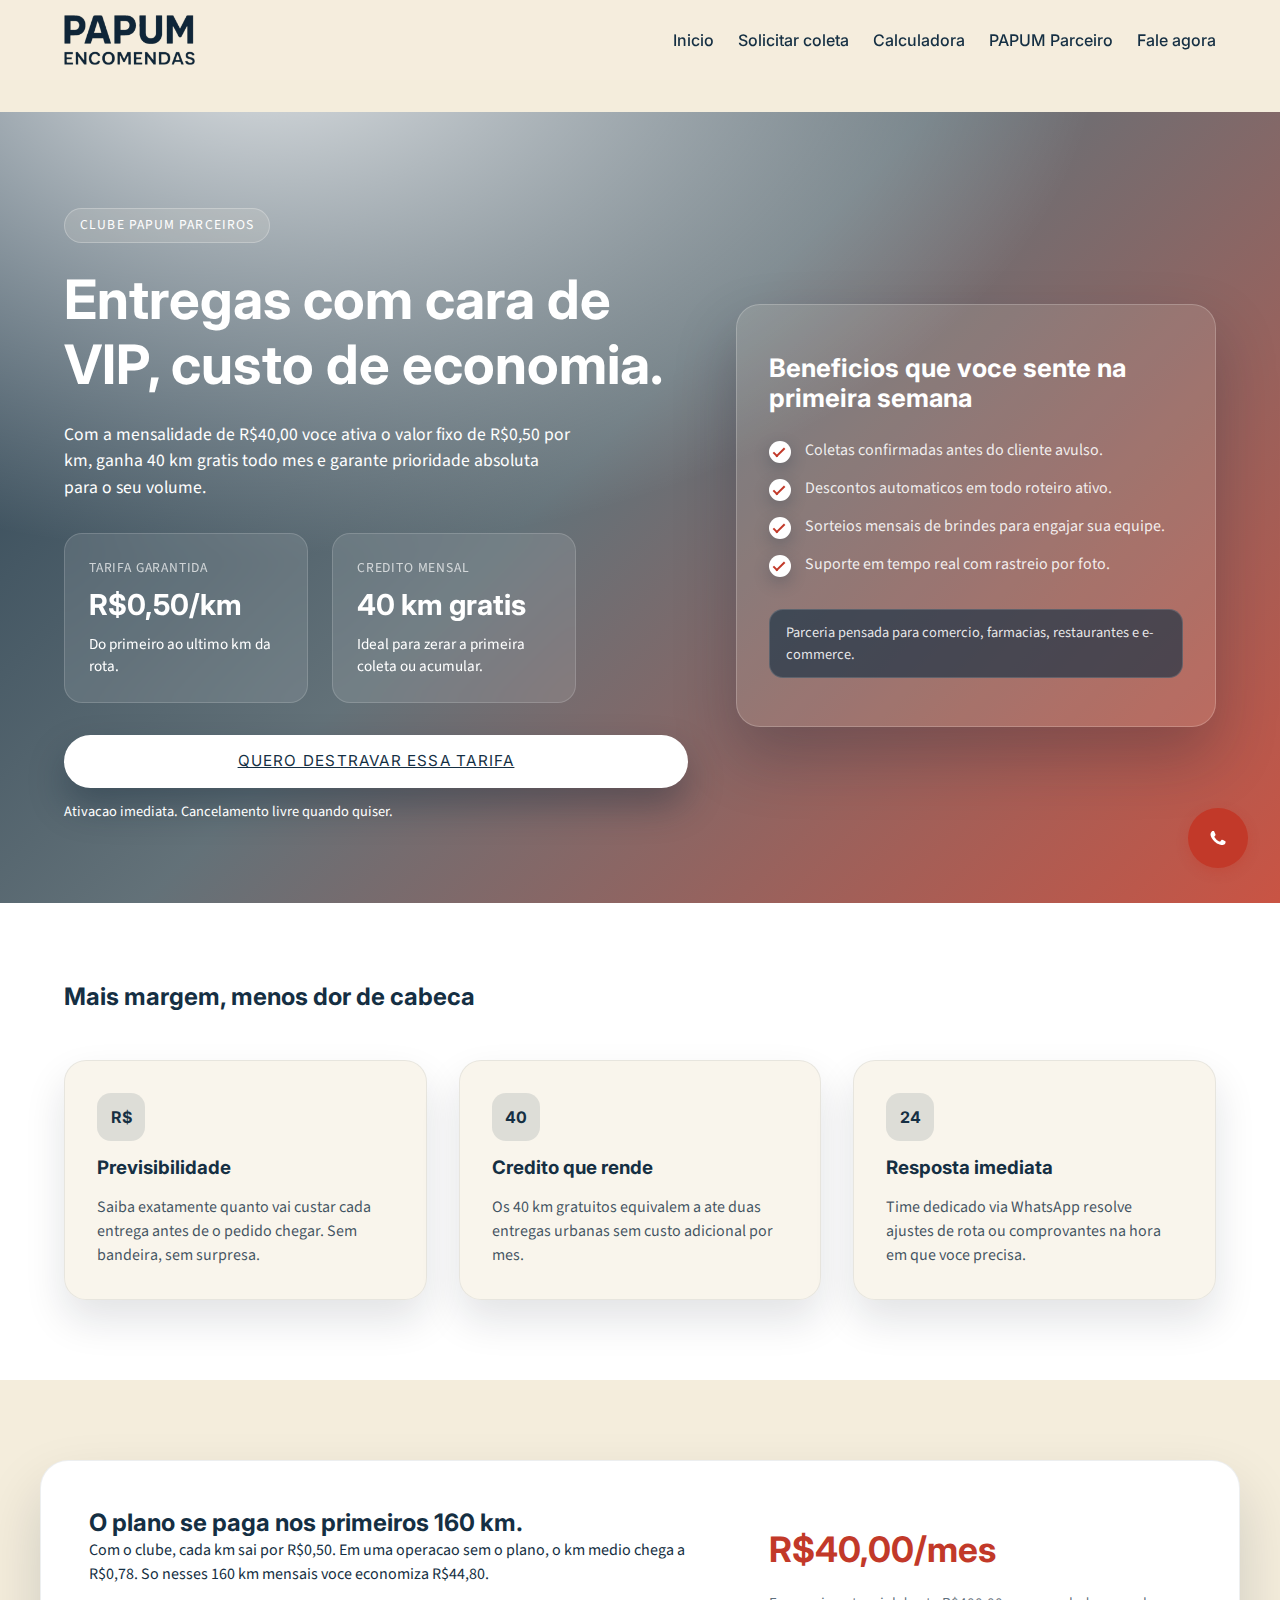
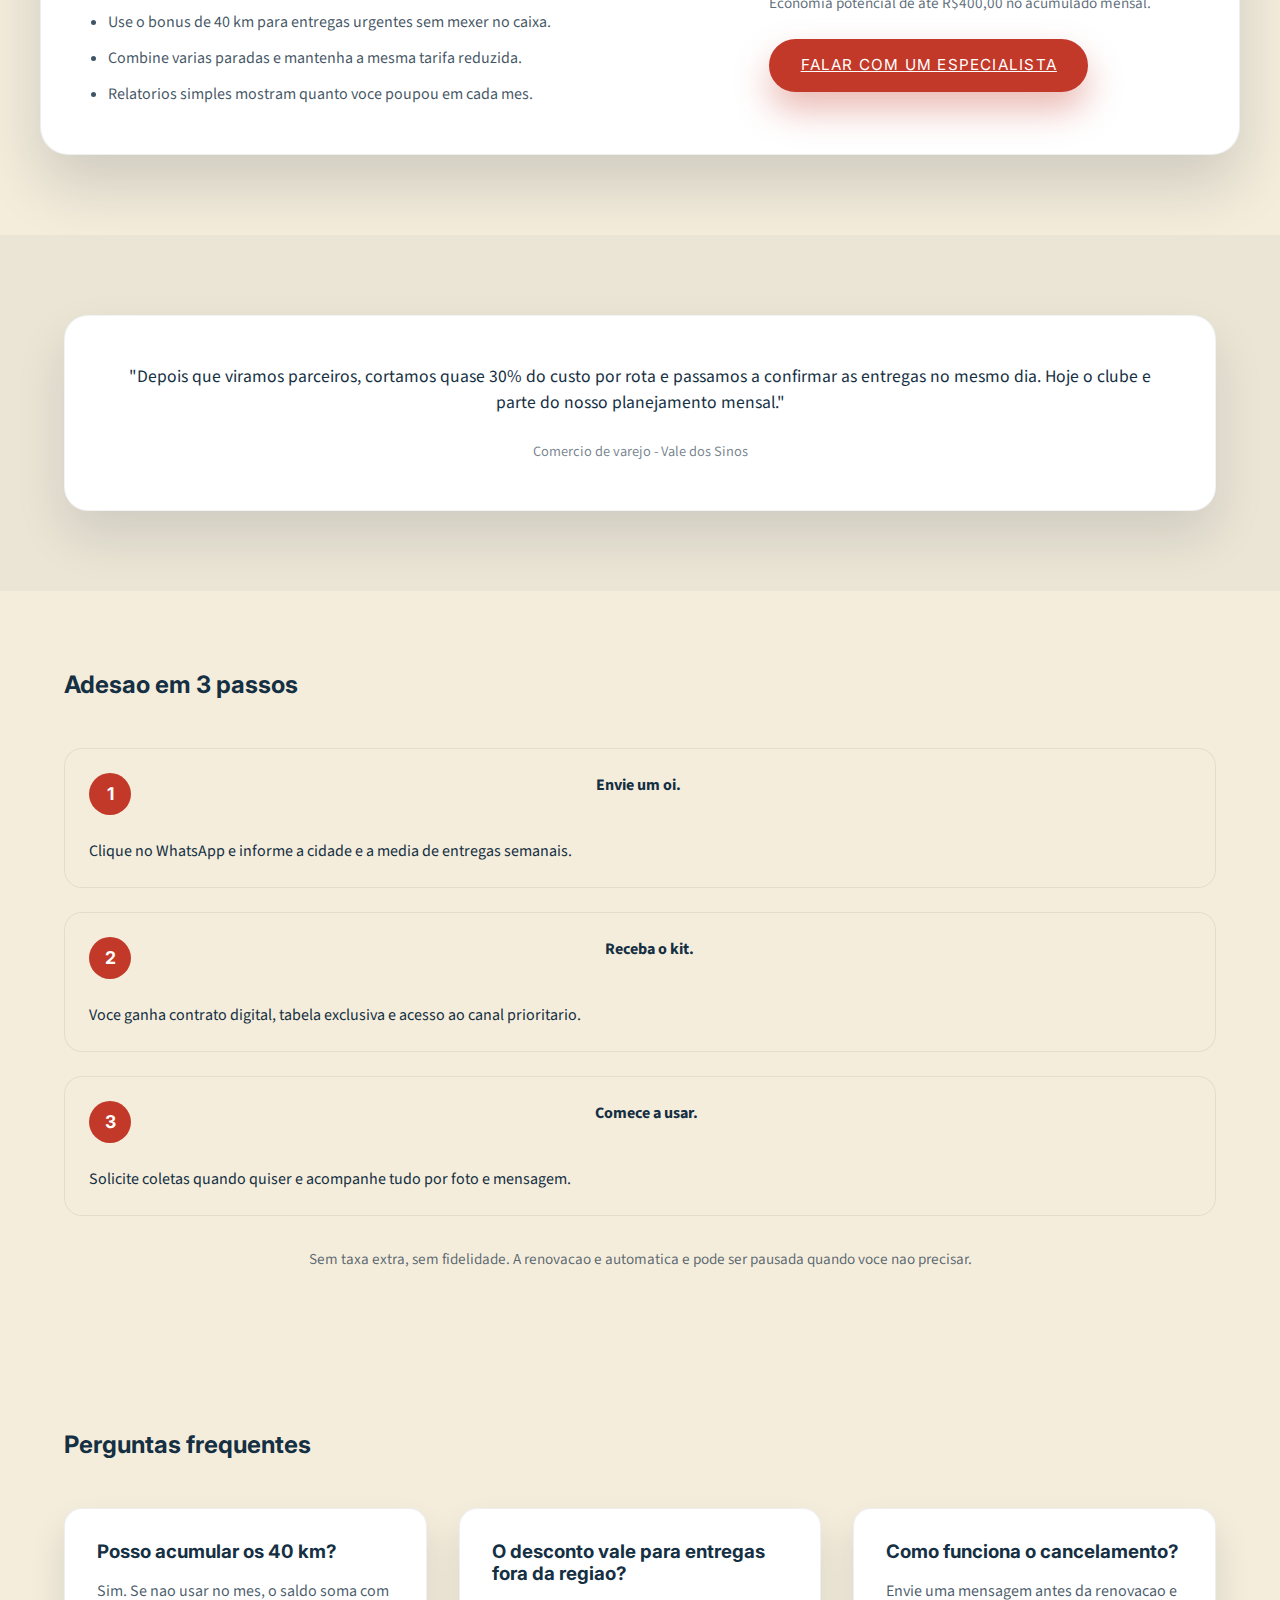
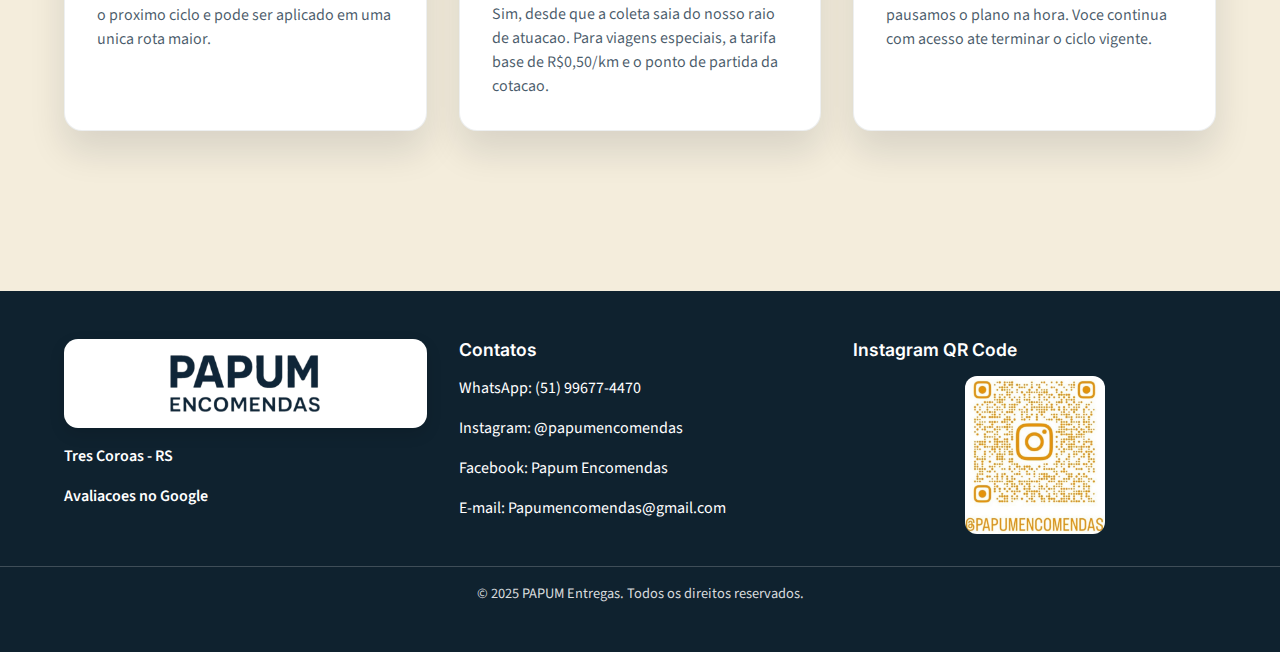
<file: parceiros.html>
<!DOCTYPE html>
<html lang="pt-BR">
<head>
    <meta charset="UTF-8">
    <meta http-equiv="X-UA-Compatible" content="IE=edge">
    <meta name="viewport" content="width=device-width, initial-scale=1.0">
    <title>PAPUM Parceiros - Clube de Beneficios</title>
    <meta name="description" content="Ative o clube PAPUM Parceiros, pague apenas R$0,50 por km, ganhe 40 km gratis todo mes e garanta prioridade em cada coleta.">
    <link rel="preconnect" href="https://fonts.googleapis.com">
    <link rel="preconnect" href="https://fonts.gstatic.com" crossorigin>
    <link href="https://fonts.googleapis.com/css2?family=Inter:wght@400;600;700&family=Source+Sans+3:wght@400;600&display=swap" rel="stylesheet">
    <link rel="stylesheet" href="css/style.css">
</head>
<body class="partners-page">
    <header class="header">
        <div class="container header-container">
            <a href="index.html" class="logo" aria-label="Voltar para a pagina inicial">
                <img src="assets/logo_flat.png" alt="PAPUM Entregas" width="120" height="40">
            </a>
            <button class="menu-toggle" aria-label="Abrir menu" aria-expanded="false">
                <span></span>
                <span></span>
                <span></span>
            </button>
            <nav class="nav">
                <ul class="nav-list">
                    <li><a href="index.html" class="nav-link">Inicio</a></li>
                    <li><a href="solicitar.html" class="nav-link">Solicitar coleta</a></li>
                    <li><a href="calculadora.html" class="nav-link">Calculadora</a></li>
                    <li><a href="parceiros.html" class="nav-link is-active">PAPUM Parceiro</a></li>
                    <li><a href="https://wa.me/5551996774470" target="_blank" rel="noopener" class="nav-link">Fale agora</a></li>
                </ul>
            </nav>
        </div>
    </header>

    <main>
        <section class="partners-hero">
            <div class="container hero-grid">
                <div class="hero-copy">
                    <span class="hero-badge">Clube PAPUM Parceiros</span>
                    <h1>Entregas com cara de VIP, custo de economia.</h1>
                    <p>Com a mensalidade de R$40,00 voce ativa o valor fixo de R$0,50 por km, ganha 40 km gratis todo mes e garante prioridade absoluta para o seu volume.</p>
                    <div class="hero-metrics">
                        <div class="metric-card">
                            <span class="metric-label">Tarifa garantida</span>
                            <strong class="metric-value">R$0,50/km</strong>
                            <p class="metric-note">Do primeiro ao ultimo km da rota.</p>
                        </div>
                        <div class="metric-card">
                            <span class="metric-label">Credito mensal</span>
                            <strong class="metric-value">40 km gratis</strong>
                            <p class="metric-note">Ideal para zerar a primeira coleta ou acumular.</p>
                        </div>
                    </div>
                    <div class="hero-actions">
                        <a href="https://wa.me/5551996774470?text=Quero%20ser%20PAPUM%20Parceiro" class="cta-button primary" target="_blank" rel="noopener">Quero destravar essa tarifa</a>
                        <p class="hero-guarantee">Ativacao imediata. Cancelamento livre quando quiser.</p>
                    </div>
                </div>
                <div class="hero-highlight-card" aria-hidden="true">
                    <h2>Beneficios que voce sente na primeira semana</h2>
                    <ul class="checked-list">
                        <li><span class="check-icon" aria-hidden="true"></span>Coletas confirmadas antes do cliente avulso.</li>
                        <li><span class="check-icon" aria-hidden="true"></span>Descontos automaticos em todo roteiro ativo.</li>
                        <li><span class="check-icon" aria-hidden="true"></span>Sorteios mensais de brindes para engajar sua equipe.</li>
                        <li><span class="check-icon" aria-hidden="true"></span>Suporte em tempo real com rastreio por foto.</li>
                    </ul>
                    <div class="hero-seal">Parceria pensada para comercio, farmacias, restaurantes e e-commerce.</div>
                </div>
            </div>
        </section>

        <section class="partners-value section">
            <div class="container">
                <h2>Mais margem, menos dor de cabeca</h2>
                <div class="value-grid">
                    <article class="value-card">
                        <span class="value-icon">R$</span>
                        <h3>Previsibilidade</h3>
                        <p>Saiba exatamente quanto vai custar cada entrega antes de o pedido chegar. Sem bandeira, sem surpresa.</p>
                    </article>
                    <article class="value-card">
                        <span class="value-icon">40</span>
                        <h3>Credito que rende</h3>
                        <p>Os 40 km gratuitos equivalem a ate duas entregas urbanas sem custo adicional por mes.</p>
                    </article>
                    <article class="value-card">
                        <span class="value-icon">24</span>
                        <h3>Resposta imediata</h3>
                        <p>Time dedicado via WhatsApp resolve ajustes de rota ou comprovantes na hora em que voce precisa.</p>
                    </article>
                </div>
            </div>
        </section>

        <section class="partners-savings">
            <div class="container savings-card">
                <div class="savings-copy">
                    <h2>O plano se paga nos primeiros 160 km.</h2>
                    <p>Com o clube, cada km sai por R$0,50. Em uma operacao sem o plano, o km medio chega a R$0,78. So nesses 160 km mensais voce economiza R$44,80.</p>
                    <ul class="bullet-list">
                        <li>Use o bonus de 40 km para entregas urgentes sem mexer no caixa.</li>
                        <li>Combine varias paradas e mantenha a mesma tarifa reduzida.</li>
                        <li>Relatorios simples mostram quanto voce poupou em cada mes.</li>
                    </ul>
                </div>
                <div class="savings-side">
                    <div class="price-tag">R$40,00/mes</div>
                    <p class="price-note">Economia potencial de ate R$400,00 no acumulado mensal.</p>
                    <a href="https://wa.me/5551996774470?text=Quero%20assinar%20o%20clube%20PAPUM%20Parceiros" class="cta-button secondary" target="_blank" rel="noopener">Falar com um especialista</a>
                </div>
            </div>
        </section>

        <section class="partners-proof section">
            <div class="container narrow">
                <blockquote class="quote-card">
                    <p>"Depois que viramos parceiros, cortamos quase 30% do custo por rota e passamos a confirmar as entregas no mesmo dia. Hoje o clube e parte do nosso planejamento mensal."</p>
                    <footer>Comercio de varejo - Vale dos Sinos</footer>
                </blockquote>
            </div>
        </section>

        <section class="partners-steps section">
            <div class="container narrow">
                <h2>Adesao em 3 passos</h2>
                <ol class="steps-list">
                    <li><span class="step-number">1</span><strong>Envie um oi.</strong> Clique no WhatsApp e informe a cidade e a media de entregas semanais.</li>
                    <li><span class="step-number">2</span><strong>Receba o kit.</strong> Voce ganha contrato digital, tabela exclusiva e acesso ao canal prioritario.</li>
                    <li><span class="step-number">3</span><strong>Comece a usar.</strong> Solicite coletas quando quiser e acompanhe tudo por foto e mensagem.</li>
                </ol>
                <p class="steps-note">Sem taxa extra, sem fidelidade. A renovacao e automatica e pode ser pausada quando voce nao precisar.</p>
            </div>
        </section>

        <section class="partners-faq section">
            <div class="container narrow">
                <h2>Perguntas frequentes</h2>
                <div class="faq-grid">
                    <article class="faq-item">
                        <h3>Posso acumular os 40 km?</h3>
                        <p>Sim. Se nao usar no mes, o saldo soma com o proximo ciclo e pode ser aplicado em uma unica rota maior.</p>
                    </article>
                    <article class="faq-item">
                        <h3>O desconto vale para entregas fora da regiao?</h3>
                        <p>Sim, desde que a coleta saia do nosso raio de atuacao. Para viagens especiais, a tarifa base de R$0,50/km e o ponto de partida da cotacao.</p>
                    </article>
                    <article class="faq-item">
                        <h3>Como funciona o cancelamento?</h3>
                        <p>Envie uma mensagem antes da renovacao e pausamos o plano na hora. Voce continua com acesso ate terminar o ciclo vigente.</p>
                    </article>
                </div>
            </div>
        </section>
    </main>

    <footer class="footer" id="contatos">
        <div class="container footer-container">
            <div class="footer-column footer-brand">
                <div class="footer-logo-wrapper">
                    <img src="assets/logo_flat.png" alt="PAPUM Entregas" width="150" height="50">
                </div>
                <p class="footer-location">Tres Coroas - RS</p>
                <a class="footer-review" href="https://g.page/r/CcW-ZmzAJfMzEAE/review" target="_blank" rel="noopener">Avaliacoes no Google</a>
            </div>
            <div class="footer-column footer-contacts">
                <h3 class="footer-title">Contatos</h3>
                <ul class="footer-list">
                    <li><a href="https://wa.me/5551996774470" target="_blank" rel="noopener">WhatsApp: (51) 99677-4470</a></li>
                    <li><a href="https://www.instagram.com/papumencomendas?utm_source=ig_web_button_share_sheet&amp;igsh=c3ZvOTFjNTNyaTM1" target="_blank" rel="noopener">Instagram: @papumencomendas</a></li>
                    <li><a href="https://www.facebook.com/share/172uvFdACY/?mibextid=wwXIfr" target="_blank" rel="noopener">Facebook: Papum Encomendas</a></li>
                    <li><a href="mailto:Papumencomendas@gmail.com">E-mail: Papumencomendas@gmail.com</a></li>
                </ul>
            </div>
            <div class="footer-column footer-code">
                <h3 class="footer-title">Instagram QR Code</h3>
                <div class="footer-qr-wrapper">
                    <img src="assets/instagran.jpg" alt="QR Code do Instagram PAPUM Encomendas" width="140" height="140">
                </div>
            </div>
        </div>
        <div class="footer-bottom">
            <p>&copy; 2025 PAPUM Entregas. Todos os direitos reservados.</p>
        </div>
    </footer>

    <a href="https://wa.me/5551996774470?text=Ola%20PAPUM!%20Quero%20uma%20cotacao." class="whatsapp-button" aria-label="Chamar no WhatsApp">
        <svg viewBox="0 0 24 24" width="30" height="30" role="img">
            <path fill="currentColor" d="M17.472 14.382c-.297-.149-1.758-.867-2.03-.967-.273-.099-.471-.148-.67.15-.197.297-.767.966-.94 1.164-.173.199-.347.223-.644.075-.297-.15-1.255-.463-2.39-1.475-.883-.788-1.48-1.761-1.653-2.059-.173-.297-.018-.458.13-.606.134-.133.298-.347.446-.52.149-.174.198-.298.298-.497.099-.198.05-.371-.025-.52-.075-.149-.669-1.612-.916-2.207-.242-.579-.487-.5-.669-.51-.173-.008-.371-.01-.57-.01-.198 0-.52.074-.792.372-.272.297-1.04 1.016-1.04 2.479 0 1.462 1.065 2.875 1.213 3.074.149.198 2.096 3.2 5.077 4.487.709.306 1.262.489 1.694.625.712.227 1.36.195 1.871.118.571-.085 1.758-.719 2.006-1.413.248-.694.248-1.289.173-1.413-.074-.124-.272-.198-.57-.347z"/>
        </svg>
    </a>

    <script src="js/main.js"></script>
</body>
</html>
</file>
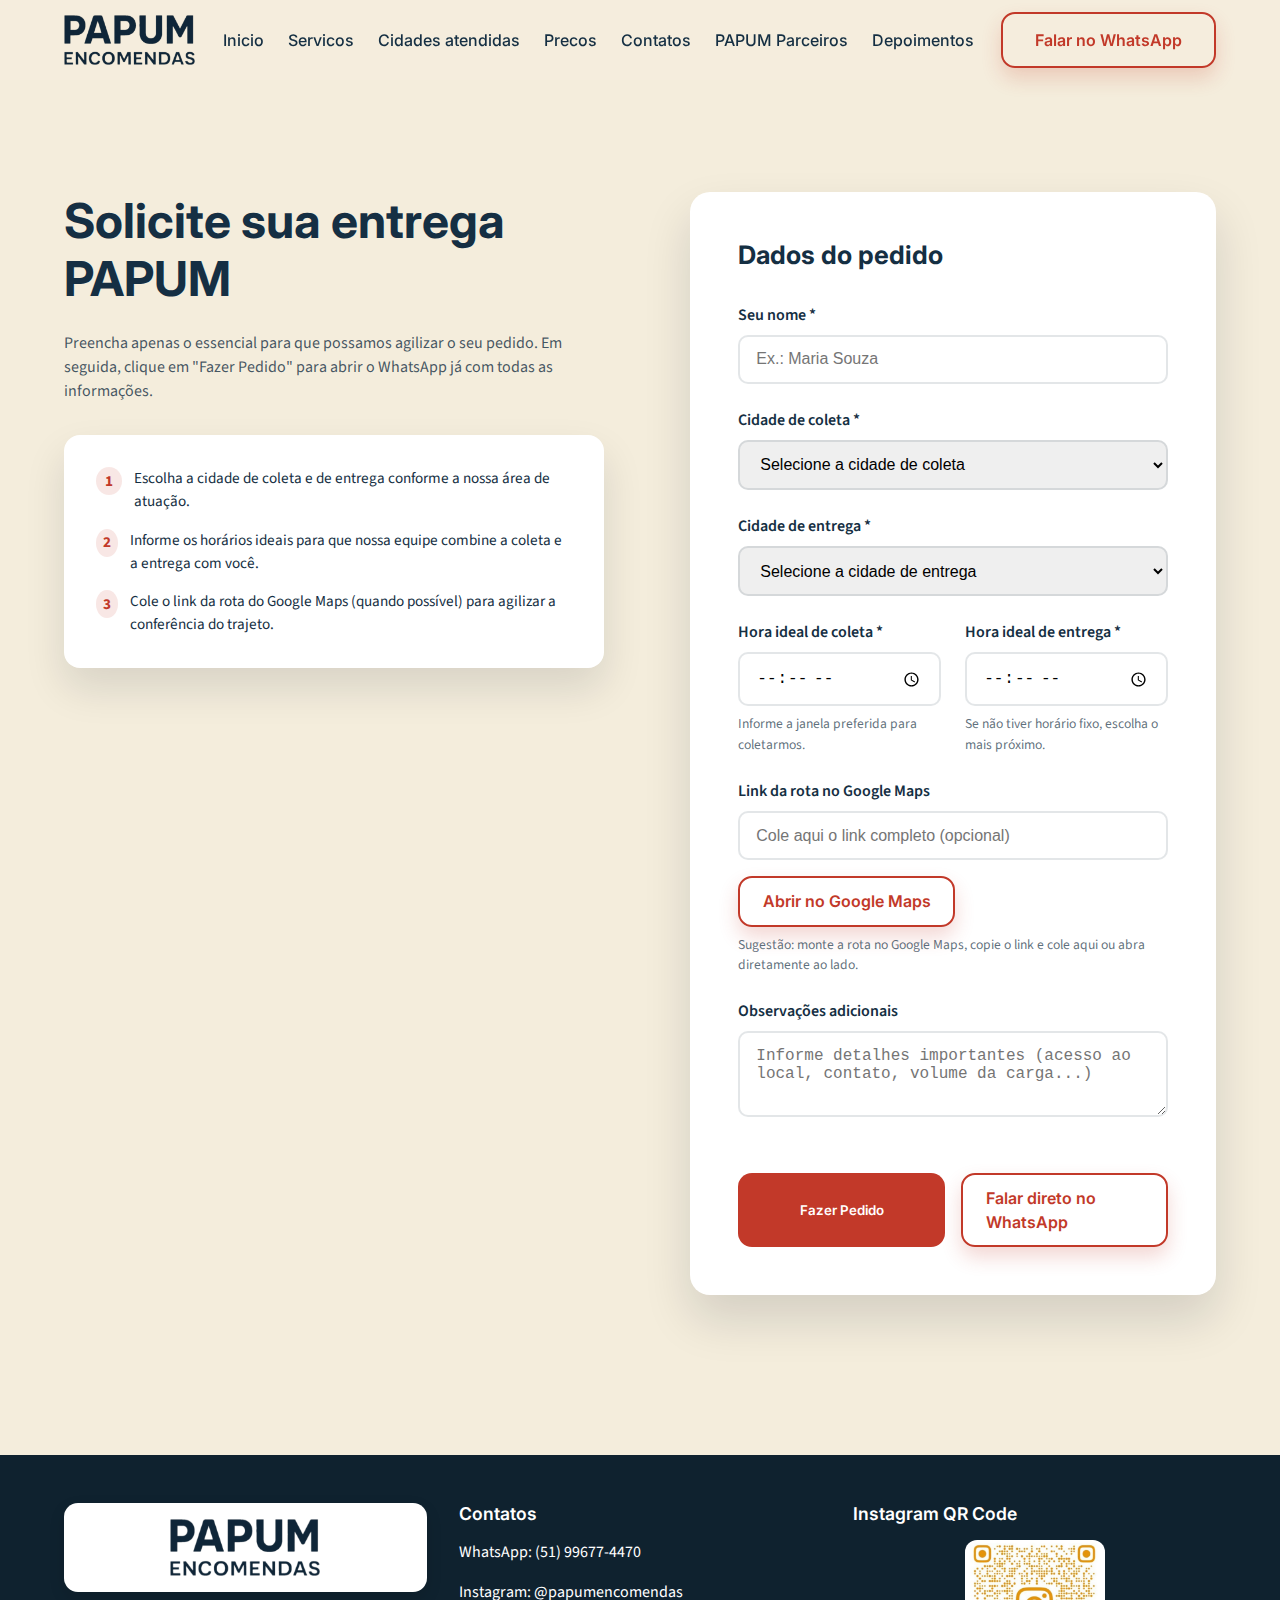
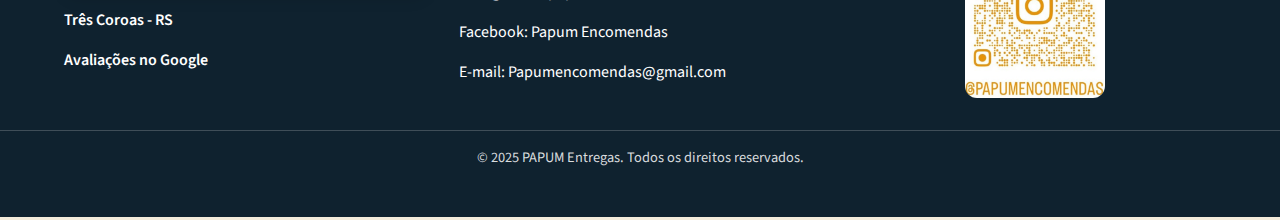
<file: solicitar.html>
<!DOCTYPE html>
<html lang="pt-BR">
<head>
    <meta charset="UTF-8">
    <meta name="viewport" content="width=device-width, initial-scale=1.0">
    <title>Solicitar Entrega - PAPUM Entregas</title>
    <meta name="description" content="Solicite entregas PAPUM informando cidades atendidas como Taquara, Igrejinha, Novo Hamburgo, Porto Alegre e região metropolitana.">
    <meta name="keywords" content="solicitar entrega, logística rápida, Papum Entregas, Vale do Paranhana, Vale dos Sinos, Porto Alegre, Canoas, Novo Hamburgo">
    <meta property="og:title" content="Solicitar Entrega PAPUM">
    <meta property="og:description" content="Envie os dados da sua coleta e entrega nas cidades atendidas pela PAPUM em poucos passos.">
<link rel="preconnect" href="https://fonts.googleapis.com">
    <link rel="preconnect" href="https://fonts.gstatic.com" crossorigin>
    <link href="https://fonts.googleapis.com/css2?family=Inter:wght@400;600;700&family=Source+Sans+3:wght@400;600&display=swap" rel="stylesheet">
    <link rel="stylesheet" href="css/style.css">
    </head>
<body class="home-page request-page">
        <header class="header">
        <div class="container header-container">
            <a href="index.html" class="logo" aria-label="Voltar para a pagina inicial">
                <img src="assets/logo_flat.png" alt="PAPUM Entregas" width="120" height="40">
            </a>
            <button class="menu-toggle" aria-label="Abrir menu" aria-expanded="false">
                <span></span>
                <span></span>
                <span></span>
            </button>
            <nav class="nav">
                <ul class="nav-list">
                    <li><a class="nav-link" href="index.html#inicio">Inicio</a></li>
                    <li><a class="nav-link" href="index.html#servicos">Servicos</a></li>
                    <li><a class="nav-link" href="index.html#cidades-atendidas">Cidades atendidas</a></li>
                    <li><a class="nav-link" href="index.html#precos">Precos</a></li>
                    <li><a class="nav-link" href="index.html#contatos">Contatos</a></li>
                    <li><a class="nav-link" href="parceiros.html">PAPUM Parceiros</a></li>
                    <li><a class="nav-link" target="_blank" rel="noopener" href="https://www.google.com/maps/place/Papum+Encomendas/@-29.8614882,-50.9995105,10z/data=!4m8!3m7!1s0xe4e4b378f0c1eb5:0x33f325c06c66bec5!8m2!3d-29.8614882!4d-50.9995104!9m1!1b1!16s%2Fg%2F11y02fbm0q?entry=ttu">Depoimentos</a></li>
                </ul>
            </nav>
            <a href="https://wa.me/5551996774470?text=Ola%20PAPUM!%20Preciso%20de%20ajuda%20com%20uma%20entrega." class="btn btn-outline header-cta">Falar no WhatsApp</a>
        </div>
    </header>

    <main>
        <section class="request-section">
            <div class="container request-container">
                <div class="request-info">
                    <h1>Solicite sua entrega PAPUM</h1>
                    <p>Preencha apenas o essencial para que possamos agilizar o seu pedido. Em seguida, clique em "Fazer Pedido" para abrir o WhatsApp já com todas as informações.</p>
                    <ul class="tips-list">
                        <li><span class="tips-icon">1</span> Escolha a cidade de coleta e de entrega conforme a nossa área de atuação.</li>
                        <li><span class="tips-icon">2</span> Informe os horários ideais para que nossa equipe combine a coleta e a entrega com você.</li>
                        <li><span class="tips-icon">3</span> Cole o link da rota do Google Maps (quando possível) para agilizar a conferência do trajeto.</li>
                    </ul>
                </div>

                <div class="request-card">
                    <h2>Dados do pedido</h2>
                    <form id="requestForm" class="form-grid" novalidate>
                        <div class="form-group">
                            <label for="clientName">Seu nome *</label>
                            <input type="text" id="clientName" name="clientName" placeholder="Ex.: Maria Souza">
                        </div>

                        <div class="form-group">
                            <label for="pickupCity">Cidade de coleta *</label>
                            <select id="pickupCity" name="pickupCity">
                                <option value="" disabled selected>Selecione a cidade de coleta</option>
                            </select>
                        </div>

                        <div class="form-group">
                            <label for="deliveryCity">Cidade de entrega *</label>
                            <select id="deliveryCity" name="deliveryCity">
                                <option value="" disabled selected>Selecione a cidade de entrega</option>
                            </select>
                        </div>

                        <div class="time-row">
                            <div class="form-group">
                                <label for="pickupTime">Hora ideal de coleta *</label>
                                <input type="time" id="pickupTime" name="pickupTime">
                                <span class="helper-text">Informe a janela preferida para coletarmos.</span>
                            </div>
                            <div class="form-group">
                                <label for="deliveryTime">Hora ideal de entrega *</label>
                                <input type="time" id="deliveryTime" name="deliveryTime">
                                <span class="helper-text">Se não tiver horário fixo, escolha o mais próximo.</span>
                            </div>
                        </div>

                        <div class="form-group">
                            <label for="routeLink">Link da rota no Google Maps</label>
                            <div class="route-field">
                                <input type="url" id="routeLink" name="routeLink" placeholder="Cole aqui o link completo (opcional)">
                                <a id="openRoute" class="btn btn-outline" href="https://maps.google.com" target="_blank" rel="noopener">Abrir no Google Maps</a>
                            </div>
                            <span class="helper-text">Sugestão: monte a rota no Google Maps, copie o link e cole aqui ou abra diretamente ao lado.</span>
                        </div>

                        <div class="form-group">
                            <label for="notes">Observações adicionais</label>
                            <textarea id="notes" name="notes" rows="3" placeholder="Informe detalhes importantes (acesso ao local, contato, volume da carga...)" ></textarea>
                        </div>

                        <div class="form-actions">
                            <button type="submit" class="btn btn-primary">Fazer Pedido</button>
                            <a href="https://wa.me/5551996774470" class="btn btn-outline" target="_blank" rel="noopener">Falar direto no WhatsApp</a>
                        </div>
                    </form>
                </div>
            </div>
        </section>
    </main>

    <footer class="footer" id="contatos">
        <div class="container footer-container">
            <div class="footer-column footer-brand">
                <div class="footer-logo-wrapper">
                    <img src="assets/logo_flat.png" alt="PAPUM Entregas" width="150" height="50">
                </div>
                <p class="footer-location">Três Coroas - RS</p>
                <a class="footer-review" href="https://g.page/r/CcW-ZmzAJfMzEAE/review" target="_blank" rel="noopener">Avaliações no Google</a>
            </div>
            <div class="footer-column footer-contacts">
                <h3 class="footer-title">Contatos</h3>
                <ul class="footer-list">
                    <li><a href="https://wa.me/5551996774470" target="_blank" rel="noopener">WhatsApp: (51) 99677-4470</a></li>
                    <li><a href="https://www.instagram.com/papumencomendas?utm_source=ig_web_button_share_sheet&amp;igsh=c3ZvOTFjNTNyaTM1" target="_blank" rel="noopener">Instagram: @papumencomendas</a></li>
                    <li><a href="https://www.facebook.com/share/172uvFdACY/?mibextid=wwXIfr" target="_blank" rel="noopener">Facebook: Papum Encomendas</a></li>
                    <li><a href="mailto:Papumencomendas@gmail.com">E-mail: Papumencomendas@gmail.com</a></li>
                </ul>
            </div>
            <div class="footer-column footer-code">
                <h3 class="footer-title">Instagram QR Code</h3>
                <div class="footer-qr-wrapper">
                    <img src="assets/instagran.jpg" alt="QR Code do Instagram PAPUM Encomendas" width="140" height="140">
                </div>
            </div>
        </div>
        <div class="footer-bottom">
            <p>&copy; 2025 PAPUM Entregas. Todos os direitos reservados.</p>
        </div>
    </footer>




                    <script>
        const citiesByRegion = {
            "Vale do Paranhana": ["Taquara", "Igrejinha", "Três Coroas", "Parobé", "Rolante", "Riozinho"],
            "Vale dos Sinos": ["Novo Hamburgo", "São Leopoldo", "Campo Bom", "Sapiranga"],
            "Região Metropolitana de Porto Alegre": ["Porto Alegre", "Canoas", "Gravataí", "Cachoeirinha", "Alvorada", "Viamão"]
        };

        const pickupSelect = document.getElementById("pickupCity");
        const deliverySelect = document.getElementById("deliveryCity");
        const routeInput = document.getElementById("routeLink");
        const requestForm = document.getElementById("requestForm");
        const whatsappNumber = "5551996774470";

        function populateCitySelect(select) {
            if (!select) return;
            Object.entries(citiesByRegion).forEach(([region, cities]) => {
                const group = document.createElement("optgroup");
                group.label = region;
                cities.forEach((city) => {
                    const option = document.createElement("option");
                    option.value = city;
                    option.textContent = city;
                    group.appendChild(option);
                });
                select.appendChild(group);
            });
        }

        populateCitySelect(pickupSelect);
        populateCitySelect(deliverySelect);

        if (requestForm) {
            requestForm.addEventListener("submit", (event) => {
                event.preventDefault();

                const name = document.getElementById("clientName").value.trim();
                const pickupCity = pickupSelect?.value;
                const deliveryCity = deliverySelect?.value;
                const pickupTime = document.getElementById("pickupTime").value;
                const deliveryTime = document.getElementById("deliveryTime").value;
                const routeLink = routeInput?.value.trim();
                const notes = document.getElementById("notes").value.trim();

                const formatTime = (timeValue) => {
                    if (!timeValue) return "a combinar";
                    const [hour, minute] = timeValue.split(":");
                    return `${hour}h${minute}`;
                };

                const withFallback = (value, fallback) => (value ? value : fallback);

                const messageLines = [
                    "Olá PAPUM! Quero fazer um pedido de entrega.",
                    `Nome: ${withFallback(name, "informar na conversa")}`,
                    `Coleta em: ${withFallback(pickupCity, "informar na conversa")}`,
                    `Entrega em: ${withFallback(deliveryCity, "informar na conversa")}`,
                    `Hora ideal de coleta: ${formatTime(pickupTime)}`,
                    `Hora ideal de entrega: ${formatTime(deliveryTime)}`,
                    routeLink ? `Rota sugerida: ${routeLink}` : "Rota sugerida: informar pelo WhatsApp",
                ];

                if (notes) {
                    messageLines.push(`Observações: ${notes}`);
                }

                const encodedMessage = encodeURIComponent(messageLines.join("\n"));
                const isMobile = /Android|iPhone|iPad|iPod|Windows Phone/i.test(navigator.userAgent);
                const whatsappUrl = isMobile
                    ? `https://wa.me/${whatsappNumber}?text=${encodedMessage}`
                    : `https://web.whatsapp.com/send?phone=${whatsappNumber}&text=${encodedMessage}`;

                window.open(whatsappUrl, "_blank");
            });
        }
    </script>
    <script src="js/main.js"></script>
</body>
</html>
</file>
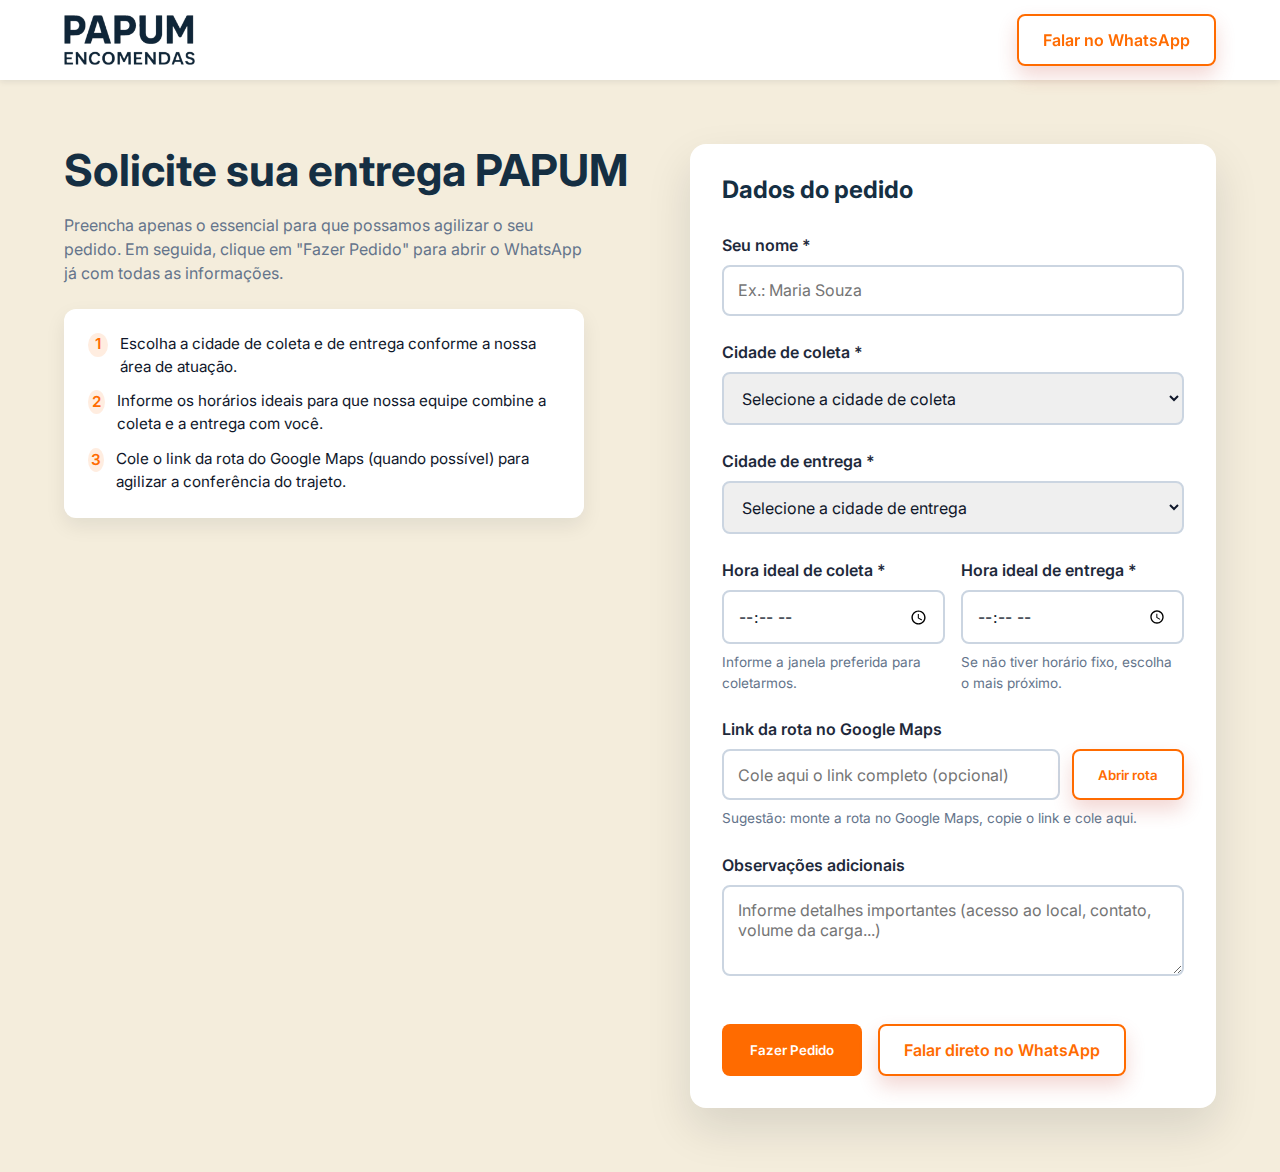
<file: Solicitar.html>
<!DOCTYPE html>
<html lang="pt-BR">
<head>
    <meta charset="UTF-8">
    <meta name="viewport" content="width=device-width, initial-scale=1.0">
    <title>Solicitar Entrega - PAPUM Entregas</title>
    <link rel="preconnect" href="https://fonts.googleapis.com">
    <link rel="preconnect" href="https://fonts.gstatic.com" crossorigin>
    <link href="https://fonts.googleapis.com/css2?family=Inter:wght@400;600;700&family=Source+Sans+3:wght@400;600&display=swap" rel="stylesheet">
    <link rel="stylesheet" href="css/style.css">
    <style>
        :root {
            --color-primary: #FF6B00;
            --color-primary-dark: #CC5500;
            --color-secondary: #1E293B;
            --color-dark: #0F172A;
            --color-gray: #64748B;
            --color-gray-light: #CBD5E1;
            --color-gray-lighter: #F1F5F9;
            --color-white: #FFFFFF;
        }

        body {
            background-color: #F4EDDC;
            font-family: 'Inter', sans-serif;
            color: var(--color-dark);
        }

        .header {
            background-color: var(--color-white);
            box-shadow: 0 2px 6px rgba(15, 23, 42, 0.08);
            position: sticky;
            top: 0;
            z-index: 100;
        }

        .request-section {
            padding: 4rem 0;
        }

        .request-container {
            display: grid;
            gap: 3rem;
            align-items: start;
        }

        .request-info h1 {
            font-size: clamp(2rem, 4vw, 2.75rem);
            font-weight: 700;
            margin-bottom: 1rem;
        }

        .request-info p {
            color: var(--color-gray);
            margin-bottom: 1.5rem;
            max-width: 520px;
        }

        .tips-list {
            list-style: none;
            padding: 1.5rem;
            border-radius: 12px;
            background-color: var(--color-white);
            box-shadow: 0 8px 20px rgba(15, 23, 42, 0.08);
            max-width: 520px;
        }

        .tips-list li {
            display: flex;
            gap: 0.75rem;
            align-items: flex-start;
            font-size: 0.95rem;
            color: var(--color-dark);
        }

        .tips-list li + li {
            margin-top: 0.75rem;
        }

        .tips-icon {
            display: inline-flex;
            align-items: center;
            justify-content: center;
            width: 1.5rem;
            height: 1.5rem;
            border-radius: 50%;
            background-color: rgba(255, 107, 0, 0.12);
            color: var(--color-primary);
            font-weight: 600;
        }

        .request-card {
            background-color: var(--color-white);
            border-radius: 16px;
            box-shadow: 0 20px 45px rgba(15, 23, 42, 0.12);
            padding: 2rem;
            max-width: 640px;
            width: 100%;
        }

        .request-card h2 {
            font-size: 1.5rem;
            margin-bottom: 1.75rem;
        }

        .form-grid {
            display: grid;
            gap: 1.5rem;
        }

        .form-group {
            display: flex;
            flex-direction: column;
            gap: 0.5rem;
        }

        .form-group label {
            font-weight: 600;
            color: var(--color-secondary);
        }

        .form-group input,
        .form-group select,
        .form-group textarea {
            padding: 0.85rem;
            border: 2px solid var(--color-gray-light);
            border-radius: 8px;
            font-size: 1rem;
            font-family: inherit;
            color: var(--color-dark);
            transition: border-color 0.2s ease, box-shadow 0.2s ease;
        }

        .form-group input:focus,
        .form-group select:focus,
        .form-group textarea:focus {
            border-color: var(--color-primary);
            box-shadow: 0 0 0 3px rgba(255, 107, 0, 0.15);
            outline: none;
        }

        .time-row {
            display: grid;
            gap: 1rem;
        }

        .time-row .form-group {
            flex: 1;
        }

        .route-field {
            display: flex;
            flex-wrap: wrap;
            gap: 0.75rem;
        }

        .route-field input {
            flex: 1 1 240px;
        }

        .btn {
            display: inline-flex;
            align-items: center;
            justify-content: center;
            gap: 0.5rem;
            font-weight: 600;
            border-radius: 8px;
            cursor: pointer;
            text-decoration: none;
        }

        .btn-primary {
            background-color: var(--color-primary);
            color: var(--color-white);
            padding: 0.85rem 1.75rem;
            border: none;
            transition: background-color 0.2s ease;
        }

        .btn-primary:hover,
        .btn-primary:focus {
            background-color: var(--color-primary-dark);
        }

        .btn-outline {
            border: 2px solid var(--color-primary);
            color: var(--color-primary);
            background-color: transparent;
            padding: 0.75rem 1.5rem;
            transition: background-color 0.2s ease, color 0.2s ease;
        }

        .btn-outline:hover,
        .btn-outline:focus {
            background-color: rgba(255, 107, 0, 0.1);
        }

        .form-actions {
            display: flex;
            flex-wrap: wrap;
            gap: 1rem;
            margin-top: 1.5rem;
        }

        .helper-text {
            font-size: 0.85rem;
            color: var(--color-gray);
        }

        @media (min-width: 768px) {
            .request-container {
                grid-template-columns: 1.1fr 1fr;
            }

            .time-row {
                grid-template-columns: repeat(2, minmax(0, 1fr));
            }
        }

        @media (max-width: 767px) {
            .request-section {
                padding: 3rem 0;
            }

            .request-card {
                padding: 1.5rem;
            }
        }
    </style>
</head>
<body>
    <header class="header">
        <div class="container header-container">
            <a href="index.html" class="logo" aria-label="Voltar para a página inicial">
                <img src="assets/logo_flat.png" alt="PAPUM Entregas" width="120" height="40">
            </a>
            <a href="https://wa.me/5551996774470?text=Ol%C3%A1%20PAPUM!%20Preciso%20de%20ajuda%20com%20uma%20entrega." class="btn btn-outline">Falar no WhatsApp</a>
        </div>
    </header>

    <main>
        <section class="request-section">
            <div class="container request-container">
                <div class="request-info">
                    <h1>Solicite sua entrega PAPUM</h1>
                    <p>Preencha apenas o essencial para que possamos agilizar o seu pedido. Em seguida, clique em "Fazer Pedido" para abrir o WhatsApp já com todas as informações.</p>
                    <ul class="tips-list">
                        <li><span class="tips-icon">1</span> Escolha a cidade de coleta e de entrega conforme a nossa área de atuação.</li>
                        <li><span class="tips-icon">2</span> Informe os horários ideais para que nossa equipe combine a coleta e a entrega com você.</li>
                        <li><span class="tips-icon">3</span> Cole o link da rota do Google Maps (quando possível) para agilizar a conferência do trajeto.</li>
                    </ul>
                </div>

                <div class="request-card">
                    <h2>Dados do pedido</h2>
                    <form id="requestForm" class="form-grid" novalidate>
                        <div class="form-group">
                            <label for="clientName">Seu nome *</label>
                            <input type="text" id="clientName" name="clientName" placeholder="Ex.: Maria Souza">
                        </div>

                        <div class="form-group">
                            <label for="pickupCity">Cidade de coleta *</label>
                            <select id="pickupCity" name="pickupCity">
                                <option value="" disabled selected>Selecione a cidade de coleta</option>
                            </select>
                        </div>

                        <div class="form-group">
                            <label for="deliveryCity">Cidade de entrega *</label>
                            <select id="deliveryCity" name="deliveryCity">
                                <option value="" disabled selected>Selecione a cidade de entrega</option>
                            </select>
                        </div>

                        <div class="time-row">
                            <div class="form-group">
                                <label for="pickupTime">Hora ideal de coleta *</label>
                                <input type="time" id="pickupTime" name="pickupTime">
                                <span class="helper-text">Informe a janela preferida para coletarmos.</span>
                            </div>
                            <div class="form-group">
                                <label for="deliveryTime">Hora ideal de entrega *</label>
                                <input type="time" id="deliveryTime" name="deliveryTime">
                                <span class="helper-text">Se não tiver horário fixo, escolha o mais próximo.</span>
                            </div>
                        </div>

                        <div class="form-group">
                            <label for="routeLink">Link da rota no Google Maps</label>
                            <div class="route-field">
                                <input type="url" id="routeLink" name="routeLink" placeholder="Cole aqui o link completo (opcional)">
                                <button type="button" id="openRoute" class="btn btn-outline">Abrir rota</button>
                            </div>
                            <span class="helper-text">Sugestão: monte a rota no Google Maps, copie o link e cole aqui.</span>
                        </div>

                        <div class="form-group">
                            <label for="notes">Observações adicionais</label>
                            <textarea id="notes" name="notes" rows="3" placeholder="Informe detalhes importantes (acesso ao local, contato, volume da carga...)" ></textarea>
                        </div>

                        <div class="form-actions">
                            <button type="submit" class="btn btn-primary">Fazer Pedido</button>
                            <a href="https://wa.me/5551996774470" class="btn btn-outline" target="_blank" rel="noopener">Falar direto no WhatsApp</a>
                        </div>
                    </form>
                </div>
            </div>
        </section>
    </main>

            <script>
        const citiesByRegion = {
            'Vale do Paranhana': ['Taquara', 'Igrejinha', 'Três Coroas', 'Parobé', 'Rolante', 'Riozinho'],
            'Vale dos Sinos': ['Novo Hamburgo', 'São Leopoldo', 'Campo Bom', 'Sapiranga'],
            'Região Metropolitana de Porto Alegre': ['Porto Alegre', 'Canoas', 'Gravataí', 'Cachoeirinha', 'Alvorada', 'Viamão']
        };

        const pickupSelect = document.getElementById('pickupCity');
        const deliverySelect = document.getElementById('deliveryCity');
        const requestForm = document.getElementById('requestForm');
        const openRouteButton = document.getElementById('openRoute');
        const routeInput = document.getElementById('routeLink');
        const whatsappNumber = '5551996774470';

        function populateCitySelect(selectElement) {
            Object.entries(citiesByRegion).forEach(([region, cities]) => {
                const optgroup = document.createElement('optgroup');
                optgroup.label = region;

                cities.forEach((city) => {
                    const option = document.createElement('option');
                    option.value = city;
                    option.textContent = city;
                    optgroup.appendChild(option);
                });

                selectElement.appendChild(optgroup);
            });
        }

        populateCitySelect(pickupSelect);
        populateCitySelect(deliverySelect);

        if (openRouteButton) {
            openRouteButton.addEventListener('click', () => {
                const url = routeInput.value.trim();
                if (!url) {
                    alert('Cole o link completo da rota antes de abrir.');
                    return;
                }

                const hasProtocol = /^https?:\/\//i.test(url);
                const finalUrl = hasProtocol ? url : `https://${url}`;
                window.open(finalUrl, '_blank');
            });
        }

        if (requestForm) {
            requestForm.addEventListener('submit', (event) => {
                event.preventDefault();

                const name = document.getElementById('clientName').value.trim();
                const pickupCity = pickupSelect.value;
                const deliveryCity = deliverySelect.value;
                const pickupTime = document.getElementById('pickupTime').value;
                const deliveryTime = document.getElementById('deliveryTime').value;
                const routeLink = routeInput.value.trim();
                const notes = document.getElementById('notes').value.trim();

                const formatTime = (timeValue) => {
                    if (!timeValue) return 'a combinar';
                    const [hour, minute] = timeValue.split(':');
                    return `${hour}h${minute}`;
                };

                const withFallback = (value, fallback) => (value ? value : fallback);

                const messageLines = [
                    'Olá PAPUM! Quero fazer um pedido de entrega.',
                    `Nome: ${withFallback(name, 'informar na conversa')}`,
                    `Coleta em: ${withFallback(pickupCity, 'informar na conversa')}`,
                    `Entrega em: ${withFallback(deliveryCity, 'informar na conversa')}`,
                    `Hora ideal de coleta: ${formatTime(pickupTime)}`,
                    `Hora ideal de entrega: ${formatTime(deliveryTime)}`,
                    routeLink ? `Rota sugerida: ${routeLink}` : 'Rota sugerida: informar pelo WhatsApp',
                ];

                if (notes) {
                    messageLines.push(`Observações: ${notes}`);
                }

                const messageText = messageLines.join('\n');
                const encodedMessage = encodeURIComponent(messageText);
                const isMobile = /Android|iPhone|iPad|iPod|Windows Phone/i.test(navigator.userAgent);
                const whatsappUrl = isMobile
                    ? `https://wa.me/${whatsappNumber}?text=${encodedMessage}`
                    : `https://web.whatsapp.com/send?phone=${whatsappNumber}&text=${encodedMessage}`;

                window.open(whatsappUrl, '_blank');
            });
        }
    </script>
</body>
</html>
</file>
<file: css/style.css>
:root {
    /* Colors */
    --color-cream: #F4EDDC;
    --color-red: #C23929;
    --color-red-light: #B14331;
    --color-navy: #152F43;
    --color-navy-deep: #0F222F;
    
    /* Typography */
    --font-primary: 'Inter', sans-serif;
    --font-body: 'Source Sans 3', sans-serif;
    
    /* Spacing */
    --spacing-xs: 0.5rem;
    --spacing-sm: 1rem;
    --spacing-md: 1.5rem;
    --spacing-lg: 2rem;
    --spacing-xl: 3rem;
    --spacing-xxl: 5rem;
    
    /* Container */
    --container-width: 1200px;
    --container-padding: var(--spacing-md);
}

/* Reset & Base Styles */
*, *::before, *::after {
    margin: 0;
    padding: 0;
    box-sizing: border-box;
}

html {
    scroll-behavior: smooth;
    font-size: 16px;
}

body {
    font-family: var(--font-body);
    background-color: var(--color-cream);
    color: var(--color-navy);
    line-height: 1.5;
    overflow-x: hidden;
}

.home-page main {
    padding-top: 7rem;
}

@media (max-width: 768px) {
    .home-page main {
        padding-top: 5.5rem;
    }
}
img {
    max-width: 100%;
    height: auto;
    display: block;
}

/* Typography */
h1, h2, h3, h4, h5, h6 {
    font-family: var(--font-primary);
    font-weight: 700;
    line-height: 1.2;
    color: var(--color-navy);
}

.section-title {
    font-size: 2.5rem;
    margin-bottom: var(--spacing-xl);
    text-align: center;
}

/* Layout */
.container {
    width: 100%;
    max-width: var(--container-width);
    margin: 0 auto;
    padding: 0 var(--container-padding);
}

.section {
    padding: var(--spacing-xxl) 0;
    scroll-margin-top: 7rem;
}

/* Header */
.header {
    position: fixed;
    top: 0;
    left: 0;
    right: 0;
    background: rgba(244, 237, 220, 0.95);
    backdrop-filter: blur(10px);
    z-index: 1000;
    transition: transform 0.3s ease;
}

.header.header-shadow {
    box-shadow: 0 2px 10px rgba(0, 0, 0, 0.1);
}

.header.header-hidden {
    transform: translateY(-100%);
}

.header-container {
    display: flex;
    align-items: center;
    justify-content: space-between;
    height: 80px;
}

.logo {
    display: block;
}

.logo img {
    width: auto;
    height: 50px;
    object-fit: contain;
}

.nav {
    display: flex;
    align-items: center;
    gap: var(--spacing-lg);
}

.nav-list {
    display: flex;
    gap: var(--spacing-md);
    list-style: none;
}

.nav-link {
    color: var(--color-navy);
    text-decoration: none;
    font-family: var(--font-primary);
    font-weight: 500;
    transition: color 0.3s ease;
}

.nav-link:hover {
    color: var(--color-red);
}

/* Buttons */
.btn {
    display: inline-flex;
    align-items: center;
    justify-content: center;
    gap: var(--spacing-sm);
    padding: 0.85rem 2rem;
    border-radius: 14px;
    font-family: var(--font-primary);
    font-weight: 600;
    text-decoration: none;
    transition: all 0.25s ease;
    cursor: pointer;
    border: none;
}

.btn .icon {
    width: 24px;
    height: 24px;
}

.btn-primary {
    background-color: var(--color-red);
    color: white;
}

.btn-primary:hover {
    background-color: var(--color-red-light);
    transform: translateY(-2px);
    box-shadow: 0 4px 12px rgba(194, 57, 41, 0.2);
}

.btn-outline {
    border: 2px solid var(--color-red);
    color: var(--color-red);
    background: transparent;
    box-shadow: 0 10px 20px rgba(194, 57, 41, 0.2);
}

.btn-outline:hover {
    background-color: var(--color-red);
    color: white;
    transform: translateY(-2px);
    box-shadow: 0 12px 24px rgba(194, 57, 41, 0.25);
}

/* Hero Section */
.hero {
    scroll-margin-top: 7rem;
    padding-top: 120px;
    min-height: 100vh;
    display: flex;
    align-items: center;
}
.hero-container {
    display: grid;
    grid-template-columns: 1fr 1fr;
    gap: var(--spacing-xl);
    align-items: center;
}

.hero-title {
    font-size: clamp(2.5rem, 5vw, 4rem);
    margin-bottom: var(--spacing-md);
}

.hero-subtitle {
    font-size: clamp(1.25rem, 2vw, 1.5rem);
    margin-bottom: var(--spacing-lg);
    color: var(--color-navy-deep);
}

.hero-cta {
    display: flex;
    gap: var(--spacing-md);
    margin-bottom: var(--spacing-xl);
}

.hero-features {
    display: grid;
    gap: var(--spacing-md);
}

.hero-image {
    display: flex;
    justify-content: center;
    align-items: center;
    padding: var(--spacing-lg);
}

.hero-logo {
    width: auto;
    height: auto;
    max-height: 70vh;
    object-fit: contain;
    filter: drop-shadow(0 10px 20px rgba(15, 34, 47, 0.1));
}

.feature {
    display: flex;
    align-items: center;
    gap: var(--spacing-sm);
}

.feature-icon {
    width: 24px;
    height: 24px;
    fill: var(--color-red);
}

/* Services Section */
.services-grid {
    display: grid;
    grid-template-columns: repeat(auto-fit, minmax(280px, 1fr));
    gap: var(--spacing-lg);
}

.service-card {
    background: white;
    padding: var(--spacing-lg);
    border-radius: 16px;
    box-shadow: 0 4px 20px rgba(15, 34, 47, 0.08);
    transition: transform 0.3s ease;
}

.service-card:hover {
    transform: translateY(-4px);
}

.service-icon {
    width: 48px;
    height: 48px;
    margin-bottom: var(--spacing-md);
    color: var(--color-red);
}

.service-title {
    margin-bottom: var(--spacing-sm);
}

.service-description {
    margin-bottom: var(--spacing-md);
    color: var(--color-navy);
    opacity: 0.9;
}

.service-link {
    color: var(--color-red);
    text-decoration: none;
    font-weight: 600;
    display: inline-flex;
    align-items: center;
    gap: var(--spacing-xs);
    transition: color 0.3s ease;
}

.service-link:hover {
    color: var(--color-red-light);
}

/* WhatsApp Button */
.whatsapp-button {
    position: fixed;
    bottom: var(--spacing-lg);
    right: var(--spacing-lg);
    background: var(--color-red);
    width: 60px;
    height: 60px;
    border-radius: 50%;
    display: flex;
    align-items: center;
    justify-content: center;
    box-shadow: 0 4px 12px rgba(194, 57, 41, 0.3);
    transition: all 0.3s ease;
    z-index: 900;
    color: white;
}

.whatsapp-button:hover {
    transform: scale(1.1);
    background: var(--color-red-light);
}

/* Mobile Menu */
.menu-toggle {
    display: none;
    background: none;
    border: none;
    cursor: pointer;
    padding: var(--spacing-xs);
}

.menu-toggle span {
    display: block;
    width: 24px;
    height: 2px;
    background: var(--color-navy);
    margin: 4px 0;
    transition: 0.3s;
}

/* Animations */
.animate-on-scroll {
    opacity: 0;
    transform: translateY(20px);
    transition: opacity 0.6s ease, transform 0.6s ease;
}

.animate-on-scroll.animate-in {
    opacity: 1;
    transform: translateY(0);
}

/* Pricing Section */
.pricing-grid {
    display: grid;
    gap: 2rem;
    margin-top: 2rem;
}

.pricing-card {
    background: #fff;
    border-radius: 0.5rem;
    padding: 2rem;
    box-shadow: 0 4px 6px rgba(0, 0, 0, 0.1);
}

.pricing-card h3 {
    color: var(--color-navy);
    margin-bottom: 1.5rem;
    font-size: 1.5rem;
    text-align: left;
}

.pricing-list {
    list-style: none;
    padding: 0;
    margin: 0;
}

.pricing-list li {
    margin-bottom: 1rem;
    color: #333;
    font-size: 1.1rem;
    line-height: 1.6;
}

/* Coverage Section */
.coverage-grid {
    margin-top: var(--spacing-lg);
}

.coverage-list {
    width: 100%;
}

.coverage-list ul {
    list-style: none;
    margin: 0;
    padding: 0;
    display: grid;
    grid-template-columns: repeat(auto-fit, minmax(180px, 1fr));
    gap: var(--spacing-md);
    align-items: stretch;
}

.coverage-list li {
    background: #fff;
    padding: var(--spacing-md);
    border-radius: 14px;
    text-align: center;
    box-shadow: 0 12px 24px rgba(15, 23, 42, 0.1);
    font-size: 1rem;
    font-weight: 600;
    color: var(--color-navy);
    transition: transform 0.2s ease, box-shadow 0.2s ease;
}

.coverage-list li:hover {
    transform: translateY(-4px);
    box-shadow: 0 18px 32px rgba(15, 23, 42, 0.15);
}

.coverage-note {
    margin-top: var(--spacing-lg);
    text-align: center;
    color: var(--color-navy);
    font-size: 1rem;
    font-weight: 600;
    padding: var(--spacing-md);
    background: #fff;
    border-radius: 12px;
    box-shadow: 0 12px 24px rgba(15, 23, 42, 0.08);
}

/* Responsive Styles */

/* Standards Table */
.standards-table-wrapper {
    margin-top: var(--spacing-lg);
    border-radius: 16px;
    overflow: hidden;
    box-shadow: 0 8px 24px rgba(0, 0, 0, 0.08);
    background: #fff;
}

.standards-table {
    width: 100%;
    border-collapse: collapse;
    font-size: 1rem;
}

.standards-table thead {
    background: var(--color-navy);
    color: #fff;
}

.standards-table th,
.standards-table td {
    padding: 1.25rem;
    text-align: left;
}

.standards-table tbody tr:nth-child(2n) {
    background: rgba(21, 47, 67, 0.04);
}

.standards-table tbody tr + tr {
    border-top: 1px solid rgba(21, 47, 67, 0.1);
}

.standards-table tbody th {
    font-weight: 600;
    color: var(--color-navy);
}

.standards-note {
    margin-top: var(--spacing-md);
    font-size: 0.95rem;
    color: rgba(21, 47, 67, 0.85);
    text-align: center;
    font-style: italic;
}

@media (max-width: 768px) {
    .standards-table th,
    .standards-table td {
        padding: var(--spacing-sm);
        font-size: 0.95rem;
    }

    .standards-table-wrapper {
        box-shadow: 0 6px 18px rgba(0, 0, 0, 0.06);
    }
}

/* Footer Helpers */
.footer-logo-wrapper {
    display: inline-flex;
    align-items: center;
    justify-content: center;
    padding: var(--spacing-sm);
    border-radius: 14px;
    background: #fff;
    box-shadow: 0 6px 16px rgba(0, 0, 0, 0.12);
}


.footer-logo-wrapper img {
    display: block;
}

.footer-qr-wrapper {
    display: inline-flex;
    align-items: center;
    justify-content: center;
    padding: 0;
}



.footer-code img {
    display: block;
    border: none;
    border-radius: 12px;
    background: transparent;
    padding: 0;
}

/* Footer */
.footer {
    background: var(--color-navy-deep);
    color: #fff;
    margin-top: var(--spacing-xxl);
    padding: var(--spacing-xl) 0;
}

.footer a {
    color: inherit;
    text-decoration: none;
}

.footer a:hover {
    color: var(--color-red);
}

.footer-container {
    display: grid;
    gap: var(--spacing-lg);
    grid-template-columns: repeat(auto-fit, minmax(220px, 1fr));
    align-items: flex-start;
}

.footer-column {
    display: flex;
    flex-direction: column;
    gap: var(--spacing-sm);
}

.footer-title {
    font-size: 1.1rem;
    font-weight: 600;
    color: #fff;
}

.footer-list {
    list-style: none;
    display: flex;
    flex-direction: column;
    gap: var(--spacing-sm);
    margin: 0;
    padding: 0;
}

.footer-review {
    font-weight: 600;
    color: var(--color-red);
}

.footer-review:hover {
    color: #fff;
}

.footer-location {
    font-weight: 600;
}

.footer-code img {
    display: block;
    border: none;
    border-radius: 12px;
    background: transparent;
    padding: 0;
}


.footer-bottom {
    margin-top: var(--spacing-lg);
    padding-top: var(--spacing-sm);
    border-top: 1px solid rgba(255, 255, 255, 0.2);
    text-align: center;
    font-size: 0.9rem;
    color: rgba(255, 255, 255, 0.85);
}

@media (max-width: 1024px) {
    :root {
        --container-padding: var(--spacing-md);
    }
    
    .hero-title {
        font-size: 3rem;
    }
}

@media (max-width: 768px) {
    .footer-container {
        grid-template-columns: 1fr;
    }

    .footer-column {
        align-items: center;
        text-align: center;
    }

    .footer-list {
        align-items: center;
    }

    .footer-code img {
    display: block;
    border: none;
    border-radius: 12px;
    background: transparent;
    padding: 0;
}


    .menu-toggle {
        display: block;
    }

    .nav {
        position: fixed;
        top: 80px;
        left: 0;
        right: 0;
        background: var(--color-cream);
        padding: var(--spacing-md);
        transform: translateX(100%);
        transition: transform 0.3s ease;
        flex-direction: column;
    }

    .nav.active {
        transform: translateX(0);
    }

    .nav-list {
        flex-direction: column;
        width: 100%;
    }

    .nav-link {
        display: block;
        padding: var(--spacing-sm) 0;
    }

    .header-cta {
        width: 100%;
        justify-content: center;
    }

    .hero-container {
        grid-template-columns: 1fr;
        text-align: center;
    }

    .hero-cta {
        justify-content: center;
    }

    .hero-features {
        justify-content: center;
    }

    .feature {
        justify-content: center;
    }

    .hero-image {
        grid-row: 1;
    }
}

@media (max-width: 480px) {
    .hero-cta {
        flex-direction: column;
    }

    .btn {
        width: 100%;
    }

    .services-grid {
        grid-template-columns: 1fr;
    }
}

/* Cidades Atendidas Section */


/* Preços Section */
.pricing-table {
    margin-top: var(--spacing-lg);
}

.pricing-grid {
    display: grid;
    grid-template-columns: repeat(auto-fit, minmax(280px, 1fr));
    gap: var(--spacing-md);
}

.pricing-item {
    background: white;
    padding: var(--spacing-lg);
    border-radius: 12px;
    box-shadow: 0 2px 8px rgba(0, 0, 0, 0.1);
    text-align: center;
    transition: transform 0.3s ease;
}

.pricing-item:hover {
    transform: translateY(-4px);
    box-shadow: 0 4px 16px rgba(0, 0, 0, 0.15);
}

.pricing-item h3 {
    font-size: 1.2rem;
    margin-bottom: var(--spacing-sm);
    color: var(--color-navy);
}

.pricing-item .price {
    font-size: 1.5rem;
    font-weight: 700;
    color: var(--color-red);
}



/* Calculator Page */
.calculator-page .hero {
    min-height: auto;
    padding: var(--spacing-xxl) 0;
}

.calculator-page .hero-container {
    align-items: flex-start;
    gap: var(--spacing-xl);
}

.calculator-page .hero-content {
    max-width: 560px;
}

.calculator-page .hero-title {
    margin-bottom: var(--spacing-md);
}

.calculator-page .hero-subtitle {
    color: var(--color-navy);
    margin-bottom: var(--spacing-lg);
    font-size: 1.125rem;
}

.calculator-page .calculator-container {
    background: #fff;
    border-radius: 12px;
    padding: var(--spacing-lg);
    box-shadow: 0 12px 30px rgba(0, 0, 0, 0.12);
    display: flex;
    flex-direction: column;
    gap: var(--spacing-md);
}

.calculator-page .calculator-form {
    display: flex;
    flex-direction: column;
    gap: var(--spacing-md);
}

.calculator-page .input-group {
    display: flex;
    flex-direction: column;
    gap: 0.5rem;
}

.calculator-page .input-group label {
    font-weight: 600;
    color: var(--color-navy);
}

.calculator-page .input-group input {
    padding: 0.8rem 1rem;
    border: 2px solid var(--color-cream);
    border-radius: 8px;
    font-size: 1rem;
    transition: border-color 0.2s ease, box-shadow 0.2s ease;
}

.calculator-page .input-group input:focus {
    border-color: var(--color-red);
    box-shadow: 0 0 0 3px rgba(194, 57, 41, 0.2);
    outline: none;
}

.calculator-page .calculator-result {
    margin-top: var(--spacing-md);
    padding: var(--spacing-lg);
    border-radius: 12px;
    background: rgba(21, 47, 67, 0.05);
    display: none;
}

.calculator-page .calculator-result.active {
    display: block;
}

.calculator-page .calculator-result .total,
.calculator-page .calculator-result .affiliate-total {
    font-size: 1.35rem;
    font-weight: 700;
    margin-top: 0.75rem;
    color: var(--color-navy);
}

.calculator-page .affiliate-result {
    margin-top: var(--spacing-md);
    padding-top: var(--spacing-md);
    border-top: 2px dashed var(--color-red);
}

.calculator-page .affiliate-result__title {
    font-weight: 700;
    color: var(--color-red);
    margin-bottom: 0.5rem;
}

.calculator-page .affiliate-result p + p {
    margin-top: 0.35rem;
}

.calculator-page .result-actions {
    margin-top: var(--spacing-lg);
    display: flex;
    gap: var(--spacing-sm);
}

.calculator-page .result-actions .btn-primary,
.calculator-page .result-actions .btn-outline {
    text-decoration: none;
}

.calculator-page .price-table {
    margin-top: var(--spacing-xl);
    background: #fff;
    border-radius: 12px;
    padding: var(--spacing-lg);
    box-shadow: 0 12px 30px rgba(0, 0, 0, 0.12);
}

.calculator-page .price-table h2 {
    margin-bottom: var(--spacing-md);
}

.calculator-page .price-table table {
    width: 100%;
    border-collapse: collapse;
}

.calculator-page .price-table th,
.calculator-page .price-table td {
    padding: 1rem;
    border-bottom: 1px solid rgba(21, 47, 67, 0.12);
    text-align: left;
}

.calculator-page .price-table th {
    background: rgba(21, 47, 67, 0.08);
    font-weight: 600;
}

.calculator-page .price-table tr:last-child td {
    border-bottom: none;
}

.calculator-page .affiliate-modal {
    position: fixed;
    inset: 0;
    display: none;
    align-items: center;
    justify-content: center;
    background: rgba(0, 0, 0, 0.55);
    padding: var(--spacing-md);
    z-index: 2000;
}

.calculator-page .affiliate-modal.is-active {
    display: flex;
}

.calculator-page .affiliate-modal__content {
    position: relative;
    max-width: 420px;
    width: 100%;
    border-radius: 16px;
    overflow: hidden;
    box-shadow: 0 18px 40px rgba(0, 0, 0, 0.25);
}

.calculator-page .affiliate-modal__image {
    display: block;
    width: 100%;
    height: auto;
}

.calculator-page .affiliate-modal__close {
    position: absolute;
    top: 14px;
    right: 14px;
    width: 36px;
    height: 36px;
    border-radius: 50%;
    border: none;
    background: rgba(21, 47, 67, 0.85);
    color: #fff;
    font-size: 1.2rem;
    cursor: pointer;
    display: flex;
    align-items: center;
    justify-content: center;
    transition: transform 0.2s ease, background-color 0.2s ease;
}

.calculator-page .affiliate-modal__close:hover,
.calculator-page .affiliate-modal__close:focus {
    background: var(--color-red);
    transform: scale(1.05);
}

@media (max-width: 960px) {
    .calculator-page .hero {
        padding-top: var(--spacing-xl);
    }

    .calculator-page .hero-container {
        grid-template-columns: 1fr;
        text-align: center;
    }

    .calculator-page .hero-content {
        max-width: 100%;
    }

    .calculator-page .calculator-container,
    .calculator-page .price-table {
        margin: 0 auto;
    }

    .calculator-page .result-actions {
        justify-content: center;
    }
}

@media (max-width: 600px) {
    .calculator-page .calculator-container,
    .calculator-page .price-table {
        padding: var(--spacing-md);
    }

    .calculator-page .price-table th,
    .calculator-page .price-table td {
        padding: 0.75rem;
    }

    .calculator-page .result-actions {
        flex-direction: column;
    }
}
/* Request Page */
.request-page .request-section {
    padding: var(--spacing-xxl) 0;
}

.request-page .request-container {
    display: grid;
    gap: var(--spacing-xl);
    align-items: flex-start;
}

.request-page .request-info h1 {
    font-size: clamp(2.25rem, 4vw, 3rem);
    margin-bottom: var(--spacing-md);
}

.request-page .request-info p {
    color: rgba(21, 47, 67, 0.8);
    margin-bottom: var(--spacing-lg);
    max-width: 520px;
}

.request-page .tips-list {
    list-style: none;
    padding: var(--spacing-lg);
    border-radius: 16px;
    background: #fff;
    box-shadow: 0 20px 40px rgba(15, 23, 42, 0.12);
    display: flex;
    flex-direction: column;
    gap: var(--spacing-sm);
    max-width: 540px;
}

.request-page .tips-list li {
    display: flex;
    gap: 0.75rem;
    align-items: flex-start;
    font-size: 0.95rem;
    color: var(--color-navy);
}

.request-page .tips-icon {
    display: inline-flex;
    align-items: center;
    justify-content: center;
    width: 1.75rem;
    height: 1.75rem;
    border-radius: 50%;
    background: rgba(194, 57, 41, 0.12);
    color: var(--color-red);
    font-weight: 700;
}

.request-page .request-card {
    background: #fff;
    border-radius: 20px;
    box-shadow: 0 24px 48px rgba(15, 23, 42, 0.14);
    padding: var(--spacing-xl);
    width: 100%;
}

.request-page .request-card h2 {
    font-size: 1.6rem;
    margin-bottom: var(--spacing-lg);
}

.request-page .form-grid {
    display: grid;
    gap: var(--spacing-md);
}

.request-page .form-group {
    display: flex;
    flex-direction: column;
    gap: 0.5rem;
}

.request-page .form-group label {
    font-weight: 600;
    color: var(--color-navy);
}

.request-page .form-group input,
.request-page .form-group select,
.request-page .form-group textarea {
    padding: 0.85rem 1rem;
    border: 2px solid rgba(21, 47, 67, 0.12);
    border-radius: 10px;
    font-size: 1rem;
    transition: border-color 0.2s ease, box-shadow 0.2s ease;
}

.request-page .form-group input:focus,
.request-page .form-group select:focus,
.request-page .form-group textarea:focus {
    border-color: var(--color-red);
    box-shadow: 0 0 0 3px rgba(194, 57, 41, 0.2);
    outline: none;
}

.request-page .time-row {
    display: grid;
    gap: var(--spacing-md);
}

.request-page .route-field {
    display: flex;
    flex-wrap: wrap;
    gap: var(--spacing-sm);
    align-items: center;
}

.request-page .route-field input {
    flex: 1 1 220px;
    min-width: 200px;
}

.request-page .route-field .btn {
    flex: 0 0 auto;
    min-width: 160px;
    justify-content: center;
    padding: 0.7rem 1.4rem;
}

.request-page .form-actions {
    display: flex;
    flex-wrap: wrap;
    gap: var(--spacing-sm);
    margin-top: var(--spacing-lg);
    align-items: stretch;
    justify-content: center;
}

.request-page .form-actions .btn {
    flex: 1 1 180px;
    min-width: 160px;
    justify-content: center;
    height: auto;
    padding: 0.7rem 1.4rem;
}

.request-page .helper-text {
    font-size: 0.85rem;
    color: rgba(21, 47, 67, 0.7);
}

@media (min-width: 768px) {
    .request-page .request-container {
        grid-template-columns: 1.1fr 1fr;
    }

    .request-page .time-row {
        grid-template-columns: repeat(2, minmax(0, 1fr));
    }
}

@media (max-width: 767px) {
    .request-page .request-section {
        padding: var(--spacing-xl) 0;
    }

    .request-page .request-card {
        padding: var(--spacing-lg);
    }

    .request-page .route-field {
        flex-direction: column;
        align-items: stretch;
        gap: var(--spacing-sm);
    }

    .request-page .route-field .btn {
        width: 100%;
    }

    .request-page .form-actions {
        flex-direction: row;
        justify-content: center;
        gap: var(--spacing-sm);
    }

    .request-page .form-actions .btn {
        flex: 0 1 auto;
        min-width: 140px;
        width: auto;
        align-self: center;
    }
}



.calculator-page .nav {
    background: rgba(244, 237, 220, 0.95);
    border-radius: 18px;
    padding: var(--spacing-sm) var(--spacing-md);
    box-shadow: 0 12px 30px rgba(15, 23, 42, 0.12);
}

.calculator-page .nav-list {
    gap: var(--spacing-sm);
}

.calculator-page .nav-link {
    padding: 0.65rem 1.25rem;
    border-radius: 999px;
    transition: background-color 0.25s ease, color 0.25s ease;
}

.calculator-page .nav-link:hover,
.calculator-page .nav-link:focus {
    background: rgba(21, 47, 67, 0.12);
    color: var(--color-navy);
}

@media (max-width: 768px) {
    .calculator-page .nav {
        border-radius: 18px;
        box-shadow: 0 18px 40px rgba(15, 23, 42, 0.14);
    }

    .calculator-page .nav-list {
        gap: 0;
    }

    .calculator-page .nav-link {
        padding: var(--spacing-sm) 0;
        border-radius: 12px;
    }

    .calculator-page .nav-link + .nav-link {
        margin-top: var(--spacing-xs);
    }
}

/* Home Partners Promo */
.home-page .partners-promo {
    background: linear-gradient(180deg, rgba(21, 47, 67, 0.05) 0%, rgba(194, 57, 41, 0.05) 100%);
    padding: var(--spacing-xl) 0;
}

.home-page .partners-promo-card {
    display: flex;
    flex-direction: column;
    gap: var(--spacing-md);
    align-items: stretch;
    background: #fff;
    border-radius: 24px;
    padding: var(--spacing-xl);
    box-shadow: 0 24px 48px rgba(15, 23, 42, 0.12);
    border: 1px solid rgba(21, 47, 67, 0.08);
}

.home-page .partners-promo-copy h2 {
    margin: 0 0 var(--spacing-sm);
}

.home-page .partners-promo-copy p {
    margin: 0;
    color: rgba(21, 47, 67, 0.75);
}

.home-page .partners-promo-btn {
    align-self: flex-start;
}

@media (min-width: 768px) {
    .home-page .partners-promo-card {
        flex-direction: row;
        align-items: center;
        justify-content: space-between;
    }

    .home-page .partners-promo-copy {
        max-width: 60%;
    }

    .home-page .partners-promo-btn {
        flex: 0 0 auto;
    }
}
/* Partners Page */
.partners-page main {
    padding-top: 7rem;
}

.partners-hero {
    padding: calc(var(--spacing-xxl) + 1rem) 0 var(--spacing-xxl);
    background: radial-gradient(120% 120% at 20% -10%, rgba(255, 255, 255, 0.85) 0%, rgba(244, 237, 220, 0) 55%),
                linear-gradient(135deg, rgba(21, 47, 67, 0.92) 0%, rgba(21, 47, 67, 0.65) 45%, rgba(194, 57, 41, 0.85) 100%);
    color: #fff;
}

.partners-page .hero-grid {
    display: grid;
    gap: var(--spacing-xl);
    align-items: center;
}

@media (min-width: 992px) {
    .partners-page .hero-grid {
        grid-template-columns: minmax(0, 1.3fr) minmax(0, 1fr);
    }
}

.partners-page .hero-copy h1,
.partners-page .hero-copy p,
.partners-page .hero-copy .hero-guarantee {
    color: #fff;
}

.partners-page .hero-copy h1 {
    font-size: clamp(2.5rem, 3vw + 1rem, 3.6rem);
    margin-bottom: var(--spacing-md);
}

.partners-page .hero-copy > p {
    font-size: 1.1rem;
    margin-bottom: var(--spacing-lg);
    max-width: 32rem;
}

.partners-page .hero-badge {
    display: inline-flex;
    align-items: center;
    gap: 0.5rem;
    background: rgba(244, 237, 220, 0.15);
    border: 1px solid rgba(255, 255, 255, 0.25);
    border-radius: 999px;
    padding: 0.4rem 0.95rem;
    font-size: 0.85rem;
    text-transform: uppercase;
    letter-spacing: 0.08em;
    margin-bottom: var(--spacing-md);
}

.partners-page .hero-metrics {
    display: grid;
    gap: var(--spacing-md);
    margin-bottom: var(--spacing-lg);
    max-width: 32rem;
}

@media (min-width: 600px) {
    .partners-page .hero-metrics {
        grid-template-columns: repeat(2, minmax(0, 1fr));
    }
}

.partners-page .metric-card {
    background: rgba(255, 255, 255, 0.1);
    border: 1px solid rgba(255, 255, 255, 0.16);
    border-radius: 18px;
    padding: var(--spacing-md);
    backdrop-filter: blur(12px);
}

.partners-page .metric-label {
    display: block;
    font-size: 0.85rem;
    text-transform: uppercase;
    letter-spacing: 0.06em;
    margin-bottom: 0.3rem;
    color: rgba(255, 255, 255, 0.7);
}

.partners-page .metric-value {
    font-family: var(--font-primary);
    font-size: 1.8rem;
    color: #fff;
    display: block;
    margin-bottom: 0.4rem;
}

.partners-page .metric-note {
    font-size: 0.95rem;
    color: rgba(255, 255, 255, 0.8);
}

.partners-page .hero-actions {
    display: flex;
    flex-direction: column;
    gap: 0.8rem;
}

.partners-page .hero-guarantee {
    font-size: 0.9rem;
    color: rgba(255, 255, 255, 0.8);
}

.partners-page .hero-highlight-card {
    background: rgba(244, 237, 220, 0.12);
    border: 1px solid rgba(255, 255, 255, 0.2);
    border-radius: 24px;
    padding: var(--spacing-xl) var(--spacing-lg);
    box-shadow: 0 30px 60px rgba(15, 23, 42, 0.25);
}

.partners-page .hero-highlight-card h2 {
    color: #fff;
    font-size: 1.6rem;
    margin-bottom: var(--spacing-md);
}

.partners-page .checked-list {
    list-style: none;
    display: grid;
    gap: 0.8rem;
    margin: 0 0 var(--spacing-lg);
}

.partners-page .checked-list li {
    display: flex;
    align-items: flex-start;
    gap: 0.85rem;
    color: rgba(255, 255, 255, 0.88);
    font-size: 1rem;
}

.partners-page .check-icon {
    flex: 0 0 auto;
    width: 22px;
    height: 22px;
    border-radius: 50%;
    background: #fff;
    position: relative;
    margin-top: 0.2rem;
    box-shadow: 0 6px 16px rgba(21, 47, 67, 0.25);
}

.partners-page .check-icon::after {
    content: "";
    position: absolute;
    top: 4px;
    left: 7px;
    width: 6px;
    height: 12px;
    border: 2px solid var(--color-red);
    border-top: 0;
    border-left: 0;
    transform: rotate(45deg);
}

.partners-page .hero-seal {
    background: rgba(21, 47, 67, 0.65);
    border-radius: 14px;
    padding: 0.75rem 1rem;
    font-size: 0.9rem;
    color: rgba(255, 255, 255, 0.88);
    border: 1px solid rgba(255, 255, 255, 0.15);
}

.partners-page .cta-button {
    display: inline-flex;
    align-items: center;
    justify-content: center;
    gap: 0.6rem;
    font-family: var(--font-primary);
    text-transform: uppercase;
    letter-spacing: 0.08em;
    border-radius: 999px;
    padding: 0.95rem 1.95rem;
    font-size: 0.95rem;
    transition: transform 0.2s ease, box-shadow 0.2s ease;
}

.partners-page .cta-button.primary {
    background: #fff;
    color: var(--color-navy);
    box-shadow: 0 18px 35px rgba(15, 35, 52, 0.35);
}

.partners-page .cta-button.secondary {
    background: var(--color-red);
    color: #fff;
    box-shadow: 0 18px 35px rgba(194, 57, 41, 0.35);
}

.partners-page .cta-button:hover,
.partners-page .cta-button:focus {
    transform: translateY(-2px);
    box-shadow: 0 22px 40px rgba(15, 35, 52, 0.38);
}

.partners-value {
    background: #fff;
}

.partners-page .value-grid {
    display: grid;
    gap: var(--spacing-lg);
    margin-top: var(--spacing-xl);
}

@media (min-width: 768px) {
    .partners-page .value-grid {
        grid-template-columns: repeat(3, minmax(0, 1fr));
    }
}

.partners-page .value-card {
    background: rgba(244, 237, 220, 0.55);
    border-radius: 22px;
    padding: var(--spacing-lg);
    box-shadow: 0 20px 40px rgba(15, 23, 42, 0.12);
    border: 1px solid rgba(21, 47, 67, 0.08);
}

.partners-page .value-card h3 {
    margin: 0 0 var(--spacing-sm);
}

.partners-page .value-card p {
    color: rgba(21, 47, 67, 0.82);
}

.partners-page .value-icon {
    display: inline-flex;
    align-items: center;
    justify-content: center;
    width: 48px;
    height: 48px;
    border-radius: 14px;
    background: rgba(21, 47, 67, 0.12);
    color: var(--color-navy);
    font-family: var(--font-primary);
    font-weight: 700;
    margin-bottom: var(--spacing-sm);
}

.partners-savings {
    padding: var(--spacing-xxl) 0;
}

.partners-page .savings-card {
    display: grid;
    gap: var(--spacing-xl);
    background: #fff;
    border-radius: 28px;
    padding: var(--spacing-xl);
    box-shadow: 0 30px 60px rgba(15, 23, 42, 0.16);
    border: 1px solid rgba(21, 47, 67, 0.08);
}

@media (min-width: 992px) {
    .partners-page .savings-card {
        grid-template-columns: minmax(0, 1.5fr) minmax(0, 1fr);
        align-items: center;
    }
}

.partners-page .bullet-list {
    margin-top: var(--spacing-md);
    display: grid;
    gap: 0.75rem;
    padding-left: 1.2rem;
    color: rgba(21, 47, 67, 0.82);
}

.partners-page .price-tag {
    font-family: var(--font-primary);
    font-size: 2.2rem;
    font-weight: 700;
    color: var(--color-red);
    margin-bottom: var(--spacing-sm);
}

.partners-page .price-note {
    font-size: 0.95rem;
    color: rgba(21, 47, 67, 0.7);
    margin-bottom: var(--spacing-md);
}

.partners-proof {
    background: rgba(21, 47, 67, 0.04);
}

.partners-page .quote-card {
    background: #fff;
    border-radius: 24px;
    padding: var(--spacing-xl);
    box-shadow: 0 25px 50px rgba(15, 23, 42, 0.12);
    border: 1px solid rgba(21, 47, 67, 0.06);
    text-align: center;
}

.partners-page .quote-card p {
    font-size: 1.1rem;
    margin-bottom: var(--spacing-md);
}

.partners-page .quote-card footer {
    font-size: 0.9rem;
    color: rgba(21, 47, 67, 0.6);
}

.partners-page .steps-list {
    list-style: none;
    display: grid;
    gap: var(--spacing-md);
    margin-top: var(--spacing-xl);
}

.partners-page .steps-list li {
    display: grid;
    grid-template-columns: auto 1fr;
    gap: var(--spacing-md);
    align-items: flex-start;
    padding: var(--spacing-md);
    background: rgba(244, 237, 220, 0.45);
    border-radius: 18px;
    border: 1px solid rgba(21, 47, 67, 0.08);
}

.partners-page .step-number {
    display: inline-flex;
    align-items: center;
    justify-content: center;
    width: 42px;
    height: 42px;
    border-radius: 50%;
    background: var(--color-red);
    color: #fff;
    font-family: var(--font-primary);
    font-weight: 700;
    font-size: 1.1rem;
}

.partners-page .steps-list strong {
    display: inline-block;
    margin-bottom: 0.25rem;
}

.partners-page .steps-note {
    margin-top: var(--spacing-lg);
    font-size: 0.95rem;
    color: rgba(21, 47, 67, 0.7);
    text-align: center;
}

.partners-page .faq-grid {
    display: grid;
    gap: var(--spacing-lg);
    margin-top: var(--spacing-xl);
}

@media (min-width: 768px) {
    .partners-page .faq-grid {
        grid-template-columns: repeat(3, minmax(0, 1fr));
    }
}

.partners-page .faq-item {
    background: #fff;
    border-radius: 18px;
    padding: var(--spacing-lg);
    box-shadow: 0 20px 36px rgba(15, 23, 42, 0.12);
    border: 1px solid rgba(21, 47, 67, 0.08);
}

.partners-page .faq-item h3 {
    margin-bottom: var(--spacing-sm);
}

.partners-page .faq-item p {
    color: rgba(21, 47, 67, 0.78);
}

@media (max-width: 767px) {
    .partners-page main {
        padding-top: 6rem;
    }

    .partners-page .hero-highlight-card {
        padding: var(--spacing-lg);
    }

    .partners-page .cta-button {
        width: 100%;
    }

    .partners-page .steps-list li {
        grid-template-columns: 1fr;
    }

    .partners-page .step-number {
        justify-self: flex-start;
    }
}
</file>
<file: style.css>
body {
  font-family: 'Oswald', 'Roboto', Arial, sans-serif;
  margin: 0;
  background: linear-gradient(135deg, #23272a 0%, #fdf6e3 100%);
  color: #222;
}
header {
  background: linear-gradient(90deg, #23272a 0%, #444 100%);
  color: #fff;
  padding: 48px 0 24px 0;
  text-align: center;
  border-bottom-left-radius: 40px;
  border-bottom-right-radius: 40px;
  box-shadow: 0 4px 16px rgba(34,34,34,0.15);
}
header h1 {
  margin: 0;
  font-size: 3rem;
  letter-spacing: 2px;
  font-weight: 700;
  text-shadow: 0 2px 8px rgba(67,160,71,0.10);
}
header p {
  font-size: 1.3rem;
  margin-top: 16px;
  font-weight: 400;
}
nav {
  background: #23272a;
  box-shadow: 0 8px 32px rgba(34,34,34,0.28), 0 2px 0 #222 inset;
  text-align: center;
  padding: 18px 0 22px 0;
  position: relative;
  border-bottom: 8px solid #222;
  overflow: visible;
}
nav::before {
  content: "";
  display: block;
  position: absolute;
  left: 0;
  right: 0;
  top: 50%;
  height: 0;
  border-top: 8px solid #FFA500;
  width: 100%;
  z-index: 1;
  transform: translateY(-50%);
  pointer-events: none;
}
/* Animação da roda de carro */
/* A roda passa sempre na base inferior do menu */
#car-wheel-animation {
  position: fixed;
  left: -120px;
  z-index: 9999;
  width: 100px;
  height: 100px;
  pointer-events: none;
  opacity: 1;
  transition: opacity 0.5s;
  top: calc(var(--menu-bottom, 0px) - 50px);
}
#car-wheel-animation img {
  width: 100px;
  height: 100px;
  animation: wheel-spin 1.2s linear infinite;
}
@keyframes wheel-move {
  0% { left: -120px; }
  100% { left: 100vw; }
}
@keyframes wheel-spin {
  0% { transform: rotate(0deg); }
  100% { transform: rotate(360deg); }
}
nav a {
  -webkit-text-stroke: 1px #111;
  color: #fff;
  margin: 0 22px;
  text-decoration: none;
  font-weight: 900;
  font-size: 1.35rem;
  letter-spacing: 2px;
  position: relative;
  z-index: 2;
  text-shadow: none;
  transition: color 0.2s;
  text-stroke: 2px #111;
}
nav a:hover {
  color: #c8e6c9;
  text-shadow: 0 2px 12px #43a047;
}
section {
  max-width: 950px;
  margin: 48px auto;
  background: #fdf6e3;
  border-radius: 16px;
  box-shadow: 0 4px 24px rgba(67,160,71,0.10);
  padding: 40px;
}
h2 {
  color: #FFA500;
  margin-top: 0;
  font-size: 2rem;
  font-weight: 700;
}
.cta {
  background: linear-gradient(90deg, #23272a 0%, #444 100%);
  color: #fff;
  text-align: center;
  padding: 36px 24px;
  border-radius: 16px;
  margin: 48px 0;
  box-shadow: 0 2px 12px rgba(34,34,34,0.15);
}
.cta a {
  background: #FFA500;
  color: #23272a;
  padding: 14px 36px;
  border-radius: 30px;
  text-decoration: none;
  font-weight: bold;
  font-size: 1.15rem;
  box-shadow: 0 2px 8px rgba(255,165,0,0.15);
  transition: background 0.2s, color 0.2s;
}
.cta a:hover {
  background: #23272a;
  color: #FFA500;
}
.services {
  display: flex;
  flex-wrap: wrap;
  gap: 32px;
  justify-content: center;
}
.service {
  flex: 1 1 270px;
  background: linear-gradient(135deg, #fdf6e3 0%, #fff 100%);
  border-radius: 12px;
  padding: 28px;
  text-align: center;
  box-shadow: 0 2px 12px rgba(67,160,71,0.07);
  transition: box-shadow 0.2s;
}
.service:hover {
  box-shadow: 0 6px 24px rgba(67,160,71,0.18);
}
.service h3 {
  margin-top: 0;
  color: #FFA500;
  font-size: 1.25rem;
  font-weight: 700;
}
footer {
  background: #23272a;
  color: #fff;
  text-align: center;
  padding: 24px 0;
  margin-top: 48px;
  border-top-left-radius: 40px;
  border-top-right-radius: 40px;
  box-shadow: 0 -2px 12px rgba(34,34,34,0.15);
}
form input, form textarea {
  border: 1px solid #c8e6c9;
  border-radius: 8px;
  font-size: 1rem;
  margin-bottom: 12px;
  padding: 12px;
  width: 100%;
  box-sizing: border-box;
  background: #f1f8e9;
  transition: border 0.2s;
}
form input:focus, form textarea:focus {
  border: 1.5px solid #43a047;
  outline: none;
}
form button {
  background: linear-gradient(90deg, #43a047 0%, #81c784 100%);
  color: #fff;
  padding: 14px 36px;
  border: none;
  border-radius: 30px;
  font-weight: bold;
  font-size: 1.1rem;
  cursor: pointer;
  box-shadow: 0 2px 8px rgba(67,160,71,0.10);
  transition: background 0.2s;
}
form button:hover {
  background: #388e3c;
}
@media (max-width: 700px) {
  section, .cta {
    padding: 18px;
  }
  .services {
    flex-direction: column;
    gap: 18px;
  }
  header {
    padding: 32px 0 16px 0;
  }
  footer {
    padding: 16px 0;
  }
}
</file>
